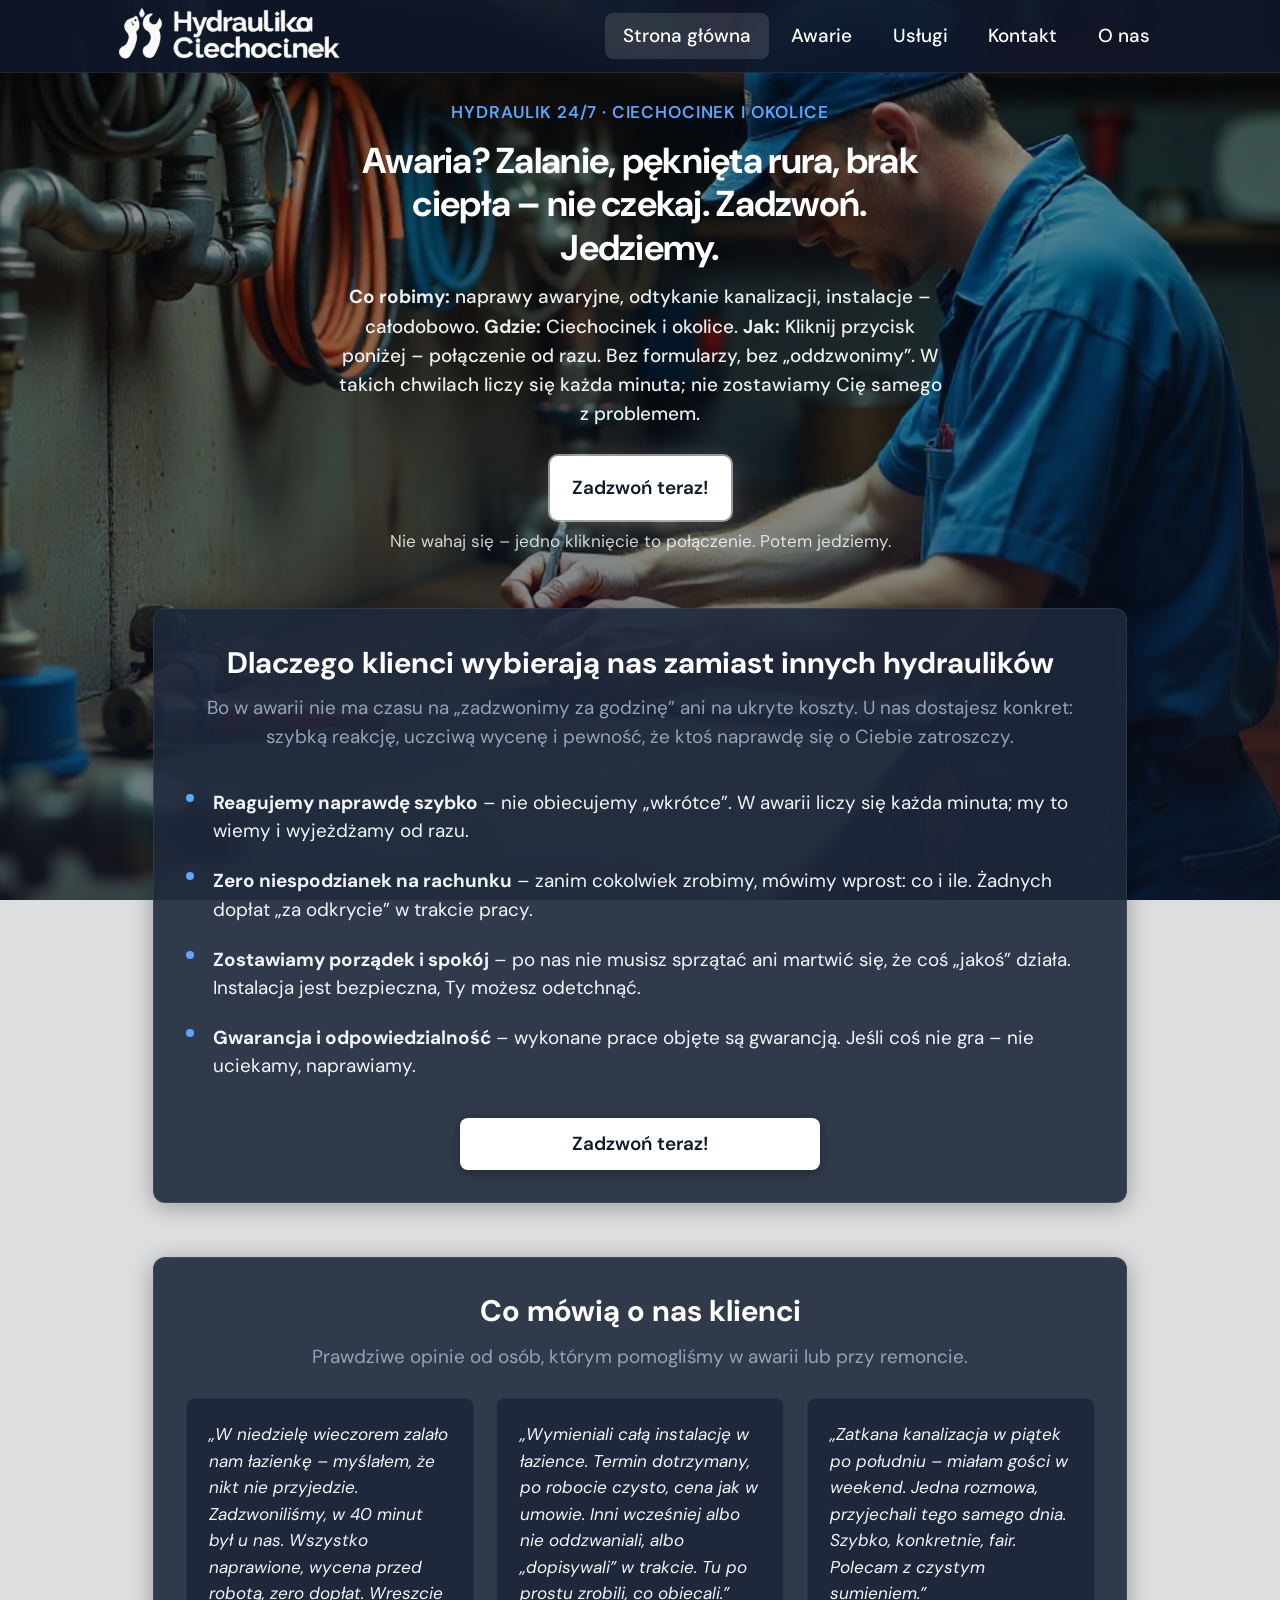
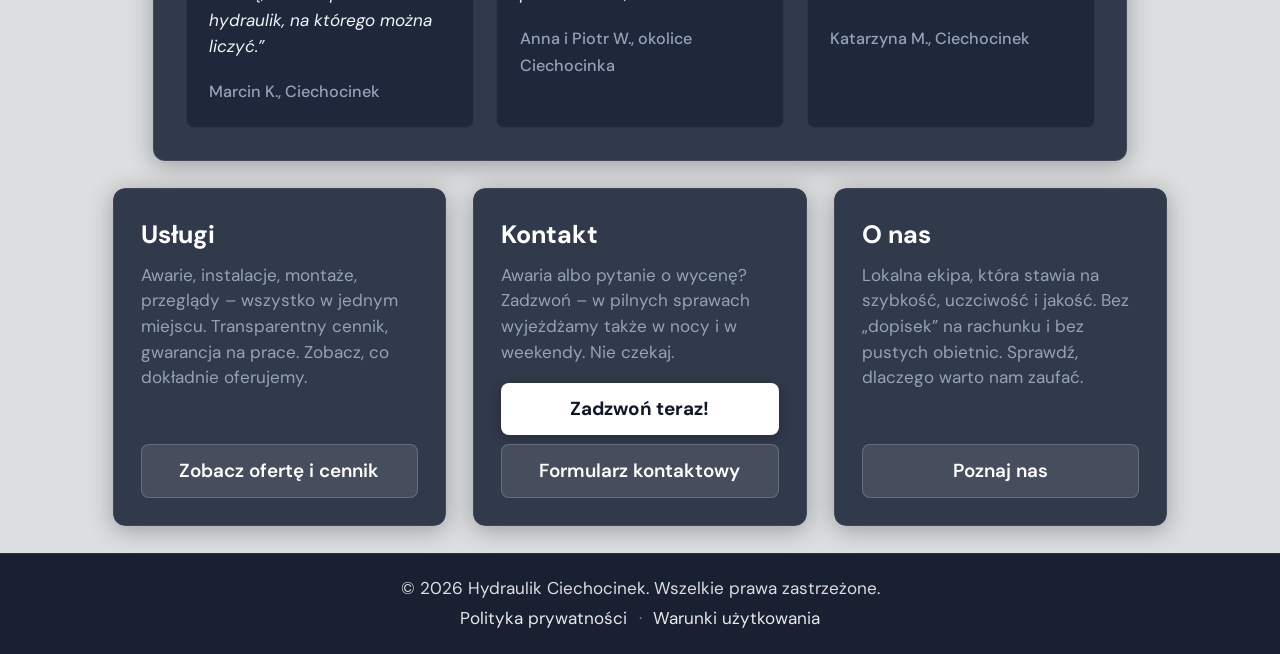
<file: index.html>
<!DOCTYPE html>
<html lang="pl">
<head>
    <meta charset="UTF-8">
    <meta name="viewport" content="width=device-width, initial-scale=1.0">
    <meta name="description" content="Hydraulik Ciechocinek – szybka reakcja na awarie 24/7. Twój dom bezpieczny. Zaleje, pęknięta rura, brak ciepła – reagujemy od razu. Zadzwoń.">
    <meta name="theme-color" content="#0a1628">
    <title>Hydraulik Ciechocinek – usługi hydrauliczne 24/7 | Naprawy i instalacje</title>

    <link rel="icon" href="assets/favicon.svg" type="image/svg+xml">
    <link rel="preconnect" href="https://fonts.googleapis.com">
    <link rel="preconnect" href="https://fonts.gstatic.com" crossorigin>
    <link href="https://fonts.googleapis.com/css2?family=DM+Sans:wght@400;500;600;700&display=swap" rel="stylesheet">

    <link rel="stylesheet" href="styles.css">
    <script src="script.js" defer></script>
</head>
<body>
    <header class="header" role="banner">
        <div class="nav nav--glass">
            <a href="index.html" class="logo" aria-label="Strona główna – Hydraulik Ciechocinek">
                <img src="assets/logo.png" alt="Hydraulik Ciechocinek" width="160" height="48" fetchpriority="high">
            </a>

            <button type="button" class="burger" aria-label="Otwórz menu" aria-expanded="false" aria-controls="menu-mobile">
                <span class="burger-bar"></span>
                <span class="burger-bar"></span>
                <span class="burger-bar"></span>
            </button>

            <nav class="menu-desktop" aria-label="Nawigacja główna">
                <a href="index.html" class="menu__link menu__link--active">Strona główna</a>
                <a href="emergencies.html" class="menu__link">Awarie</a>
                <a href="services.html" class="menu__link">Usługi</a>
                <a href="contact.html" class="menu__link">Kontakt</a>
                <a href="about.html" class="menu__link">O nas</a>
            </nav>
        </div>
    </header>

    <nav id="menu-mobile" class="menu-mobile" aria-label="Menu mobilne" aria-hidden="true">
        <a href="index.html" class="menu__link menu__link--active">Strona główna</a>
        <a href="emergencies.html" class="menu__link">Awarie</a>
        <a href="services.html" class="menu__link">Usługi</a>
        <a href="contact.html" class="menu__link">Kontakt</a>
        <a href="about.html" class="menu__link">O nas</a>
    </nav>

    <main id="main-content" class="main">
        <section id="home" class="hero-section" aria-labelledby="hero-heading">
            <div class="hero-section__inner">
                <p class="hero__badge">Hydraulik 24/7 · Ciechocinek i okolice</p>
                <h1 id="hero-heading" class="hero__title">Awaria? Zalanie, pęknięta rura, brak ciepła – nie czekaj. Zadzwoń. Jedziemy.</h1>
                <p class="hero__lead"><strong>Co robimy:</strong> naprawy awaryjne, odtykanie kanalizacji, instalacje – całodobowo. <strong>Gdzie:</strong> Ciechocinek i okolice. <strong>Jak:</strong> Kliknij przycisk poniżej – połączenie od razu. Bez formularzy, bez „oddzwonimy”. W takich chwilach liczy się każda minuta; nie zostawiamy Cię samego z problemem.</p>
                <div class="hero__cta">
                    <a href="tel:+48123456789" class="btn btn--cta-hero btn--phone btn--large">Zadzwoń teraz!</a>
                    <p class="hero__cta-note">Nie wahaj się – jedno kliknięcie to połączenie. Potem jedziemy.</p>
                </div>
            </div>
        </section>

        <section class="why-section" aria-labelledby="why-heading">
            <div class="why-section__inner">
                <h2 id="why-heading" class="why-section__title">Dlaczego klienci wybierają nas zamiast innych hydraulików</h2>
                <p class="why-section__lead">Bo w awarii nie ma czasu na „zadzwonimy za godzinę” ani na ukryte koszty. U nas dostajesz konkret: szybką reakcję, uczciwą wycenę i pewność, że ktoś naprawdę się o Ciebie zatroszczy.</p>
                <ul class="why-list">
                    <li><strong>Reagujemy naprawdę szybko</strong> – nie obiecujemy „wkrótce”. W awarii liczy się każda minuta; my to wiemy i wyjeżdżamy od razu.</li>
                    <li><strong>Zero niespodzianek na rachunku</strong> – zanim cokolwiek zrobimy, mówimy wprost: co i ile. Żadnych dopłat „za odkrycie” w trakcie pracy.</li>
                    <li><strong>Zostawiamy porządek i spokój</strong> – po nas nie musisz sprzątać ani martwić się, że coś „jakoś” działa. Instalacja jest bezpieczna, Ty możesz odetchnąć.</li>
                    <li><strong>Gwarancja i odpowiedzialność</strong> – wykonane prace objęte są gwarancją. Jeśli coś nie gra – nie uciekamy, naprawiamy.</li>
                </ul>
                <a href="tel:+48123456789" class="btn btn--cta">Zadzwoń teraz!</a>
            </div>
        </section>

        <section class="testimonials" aria-labelledby="testimonials-heading">
            <div class="testimonials__inner">
                <h2 id="testimonials-heading" class="testimonials__title">Co mówią o nas klienci</h2>
                <p class="testimonials__lead">Prawdziwe opinie od osób, którym pomogliśmy w awarii lub przy remoncie.</p>
                <ul class="testimonials__list">
                    <li class="testimonial">
                        <blockquote class="testimonial__quote">„W niedzielę wieczorem zalało nam łazienkę – myślałem, że nikt nie przyjedzie. Zadzwoniliśmy, w 40 minut był u nas. Wszystko naprawione, wycena przed robotą, zero dopłat. Wreszcie hydraulik, na którego można liczyć.”</blockquote>
                        <cite class="testimonial__author">Marcin K., Ciechocinek</cite>
                    </li>
                    <li class="testimonial">
                        <blockquote class="testimonial__quote">„Wymieniali całą instalację w łazience. Termin dotrzymany, po robocie czysto, cena jak w umowie. Inni wcześniej albo nie oddzwaniali, albo „dopisywali” w trakcie. Tu po prostu zrobili, co obiecali.”</blockquote>
                        <cite class="testimonial__author">Anna i Piotr W., okolice Ciechocinka</cite>
                    </li>
                    <li class="testimonial">
                        <blockquote class="testimonial__quote">„Zatkana kanalizacja w piątek po południu – miałam gości w weekend. Jedna rozmowa, przyjechali tego samego dnia. Szybko, konkretnie, fair. Polecam z czystym sumieniem.”</blockquote>
                        <cite class="testimonial__author">Katarzyna M., Ciechocinek</cite>
                    </li>
                </ul>
            </div>
        </section>

        <div class="cards-wrap">
            <section id="services-preview" class="card" aria-labelledby="preview-heading">
                <div class="card__inner">
                    <h2 id="preview-heading" class="card__title">Usługi</h2>
                    <p class="card__text">Awarie, instalacje, montaże, przeglądy – wszystko w jednym miejscu. Transparentny cennik, gwarancja na prace. Zobacz, co dokładnie oferujemy.</p>
                    <a href="services.html" class="btn btn--secondary card__btn">Zobacz ofertę i cennik</a>
                </div>
            </section>
            <section id="contact-preview" class="card" aria-labelledby="contact-preview-heading">
                <div class="card__inner">
                    <h2 id="contact-preview-heading" class="card__title">Kontakt</h2>
                    <p class="card__text">Awaria albo pytanie o wycenę? Zadzwoń – w pilnych sprawach wyjeżdżamy także w nocy i w weekendy. Nie czekaj.</p>
                    <a href="tel:+48123456789" class="btn btn--cta card__btn">Zadzwoń teraz!</a>
                    <a href="contact.html" class="btn btn--secondary card__btn">Formularz kontaktowy</a>
                </div>
            </section>
            <section id="about-preview" class="card" aria-labelledby="about-preview-heading">
                <div class="card__inner">
                    <h2 id="about-preview-heading" class="card__title">O nas</h2>
                    <p class="card__text">Lokalna ekipa, która stawia na szybkość, uczciwość i jakość. Bez „dopisek” na rachunku i bez pustych obietnic. Sprawdź, dlaczego warto nam zaufać.</p>
                    <a href="about.html" class="btn btn--secondary card__btn">Poznaj nas</a>
                </div>
            </section>
        </div>
    </main>

    <footer class="footer" role="contentinfo">
        <div class="footer__inner">
            <p class="footer__copy">&copy; <span id="year">2025</span> Hydraulik Ciechocinek. Wszelkie prawa zastrzeżone.</p>
            <p class="footer__links">
                <a href="privacy.html">Polityka prywatności</a>
                <span aria-hidden="true"> · </span>
                <a href="terms.html">Warunki użytkowania</a>
            </p>
        </div>
    </footer>
</body>
</html>
</file>
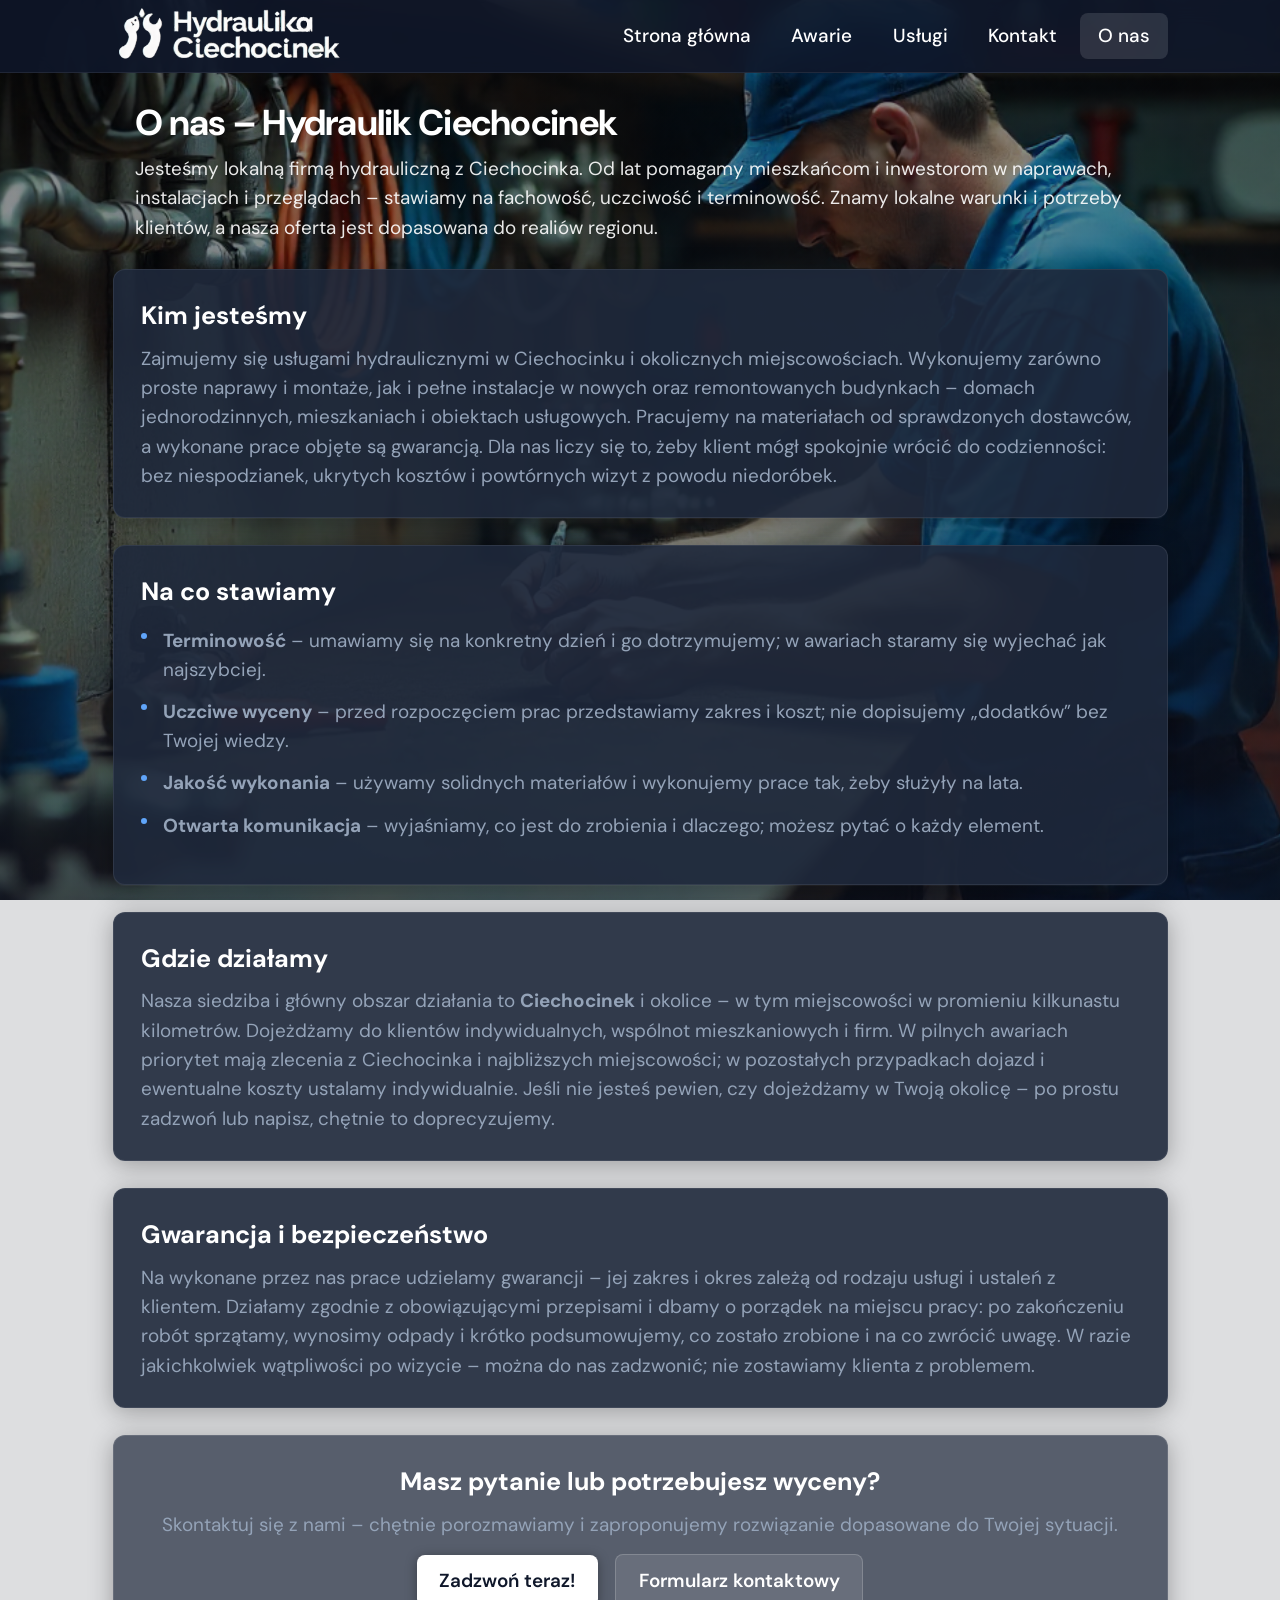
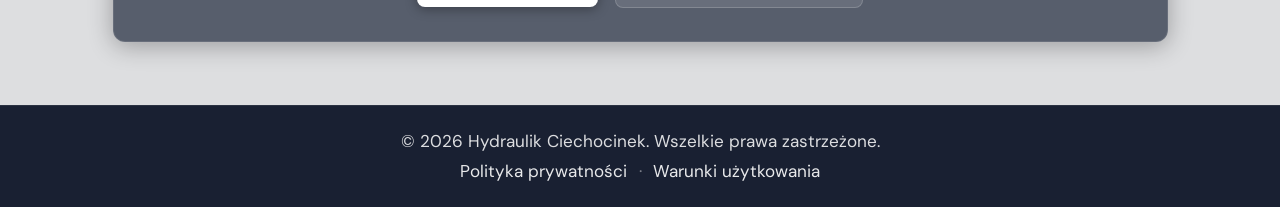
<file: about.html>
<!DOCTYPE html>
<html lang="pl">
<head>
    <meta charset="UTF-8">
    <meta name="viewport" content="width=device-width, initial-scale=1.0">
    <meta name="description" content="O nas – Hydraulik Ciechocinek. Doświadczenie, uczciwe wyceny i szybkie interwencje. Poznaj naszą ekipę i sposób pracy.">
    <meta name="theme-color" content="#0a1628">
    <title>O nas – Hydraulik Ciechocinek | Doświadczenie i zaufanie</title>

    <link rel="icon" href="assets/favicon.svg" type="image/svg+xml">
    <link rel="preconnect" href="https://fonts.googleapis.com">
    <link rel="preconnect" href="https://fonts.gstatic.com" crossorigin>
    <link href="https://fonts.googleapis.com/css2?family=DM+Sans:wght@400;500;600;700&display=swap" rel="stylesheet">

    <link rel="stylesheet" href="styles.css">
    <script src="script.js" defer></script>
</head>
<body>
    <header class="header" role="banner">
        <div class="nav nav--glass">
            <a href="index.html" class="logo" aria-label="Strona główna – Hydraulik Ciechocinek">
                <img src="assets/logo.png" alt="Hydraulik Ciechocinek" width="160" height="48">
            </a>

            <button type="button" class="burger" aria-label="Otwórz menu" aria-expanded="false" aria-controls="menu-mobile">
                <span class="burger-bar"></span>
                <span class="burger-bar"></span>
                <span class="burger-bar"></span>
            </button>

            <nav class="menu-desktop" aria-label="Nawigacja główna">
                <a href="index.html" class="menu__link">Strona główna</a>
                <a href="emergencies.html" class="menu__link">Awarie</a>
                <a href="services.html" class="menu__link">Usługi</a>
                <a href="contact.html" class="menu__link">Kontakt</a>
                <a href="about.html" class="menu__link menu__link--active">O nas</a>
            </nav>
        </div>
    </header>

    <nav id="menu-mobile" class="menu-mobile" aria-label="Menu mobilne" aria-hidden="true">
        <a href="index.html" class="menu__link">Strona główna</a>
        <a href="emergencies.html" class="menu__link">Awarie</a>
        <a href="services.html" class="menu__link">Usługi</a>
        <a href="contact.html" class="menu__link">Kontakt</a>
        <a href="about.html" class="menu__link menu__link--active">O nas</a>
    </nav>

    <main id="main-content" class="page">
        <div class="page__content">
            <header class="page__header">
                <h1 class="page__title">O nas – Hydraulik Ciechocinek</h1>
                <p class="page__lead">Jesteśmy lokalną firmą hydrauliczną z Ciechocinka. Od lat pomagamy mieszkańcom i inwestorom w naprawach, instalacjach i przeglądach – stawiamy na fachowość, uczciwość i terminowość. Znamy lokalne warunki i potrzeby klientów, a nasza oferta jest dopasowana do realiów regionu.</p>
            </header>

            <section class="content-block" aria-labelledby="kim-heading">
                <h2 id="kim-heading">Kim jesteśmy</h2>
                <p>Zajmujemy się usługami hydraulicznymi w Ciechocinku i okolicznych miejscowościach. Wykonujemy zarówno proste naprawy i montaże, jak i pełne instalacje w nowych oraz remontowanych budynkach – domach jednorodzinnych, mieszkaniach i obiektach usługowych. Pracujemy na materiałach od sprawdzonych dostawców, a wykonane prace objęte są gwarancją. Dla nas liczy się to, żeby klient mógł spokojnie wrócić do codzienności: bez niespodzianek, ukrytych kosztów i powtórnych wizyt z powodu niedoróbek.</p>
            </section>

            <section class="content-block" aria-labelledby="wartosci-heading">
                <h2 id="wartosci-heading">Na co stawiamy</h2>
                <ul class="values-list">
                    <li><strong>Terminowość</strong> – umawiamy się na konkretny dzień i go dotrzymujemy; w awariach staramy się wyjechać jak najszybciej.</li>
                    <li><strong>Uczciwe wyceny</strong> – przed rozpoczęciem prac przedstawiamy zakres i koszt; nie dopisujemy „dodatków” bez Twojej wiedzy.</li>
                    <li><strong>Jakość wykonania</strong> – używamy solidnych materiałów i wykonujemy prace tak, żeby służyły na lata.</li>
                    <li><strong>Otwarta komunikacja</strong> – wyjaśniamy, co jest do zrobienia i dlaczego; możesz pytać o każdy element.</li>
                </ul>
            </section>

            <section class="content-block" aria-labelledby="rejon-heading">
                <h2 id="rejon-heading">Gdzie działamy</h2>
                <p>Nasza siedziba i główny obszar działania to <strong>Ciechocinek</strong> i okolice – w tym miejscowości w promieniu kilkunastu kilometrów. Dojeżdżamy do klientów indywidualnych, wspólnot mieszkaniowych i firm. W pilnych awariach priorytet mają zlecenia z Ciechocinka i najbliższych miejscowości; w pozostałych przypadkach dojazd i ewentualne koszty ustalamy indywidualnie. Jeśli nie jesteś pewien, czy dojeżdżamy w Twoją okolicę – po prostu zadzwoń lub napisz, chętnie to doprecyzujemy.</p>
            </section>

            <section class="content-block" aria-labelledby="gwarancja-heading">
                <h2 id="gwarancja-heading">Gwarancja i bezpieczeństwo</h2>
                <p>Na wykonane przez nas prace udzielamy gwarancji – jej zakres i okres zależą od rodzaju usługi i ustaleń z klientem. Działamy zgodnie z obowiązującymi przepisami i dbamy o porządek na miejscu pracy: po zakończeniu robót sprzątamy, wynosimy odpady i krótko podsumowujemy, co zostało zrobione i na co zwrócić uwagę. W razie jakichkolwiek wątpliwości po wizycie – można do nas zadzwonić; nie zostawiamy klienta z problemem.</p>
            </section>

            <section class="content-block content-block--cta">
                <h2>Masz pytanie lub potrzebujesz wyceny?</h2>
                <p>Skontaktuj się z nami – chętnie porozmawiamy i zaproponujemy rozwiązanie dopasowane do Twojej sytuacji.</p>
                <a href="tel:+48123456789" class="btn btn--cta btn--phone">Zadzwoń teraz!</a>
                <a href="contact.html" class="btn btn--secondary">Formularz kontaktowy</a>
            </section>
        </div>
    </main>

    <footer class="footer" role="contentinfo">
        <div class="footer__inner">
            <p class="footer__copy">&copy; <span id="year">2025</span> Hydraulik Ciechocinek. Wszelkie prawa zastrzeżone.</p>
            <p class="footer__links">
                <a href="privacy.html">Polityka prywatności</a>
                <span aria-hidden="true"> · </span>
                <a href="terms.html">Warunki użytkowania</a>
            </p>
        </div>
    </footer>
</body>
</html>
</file>
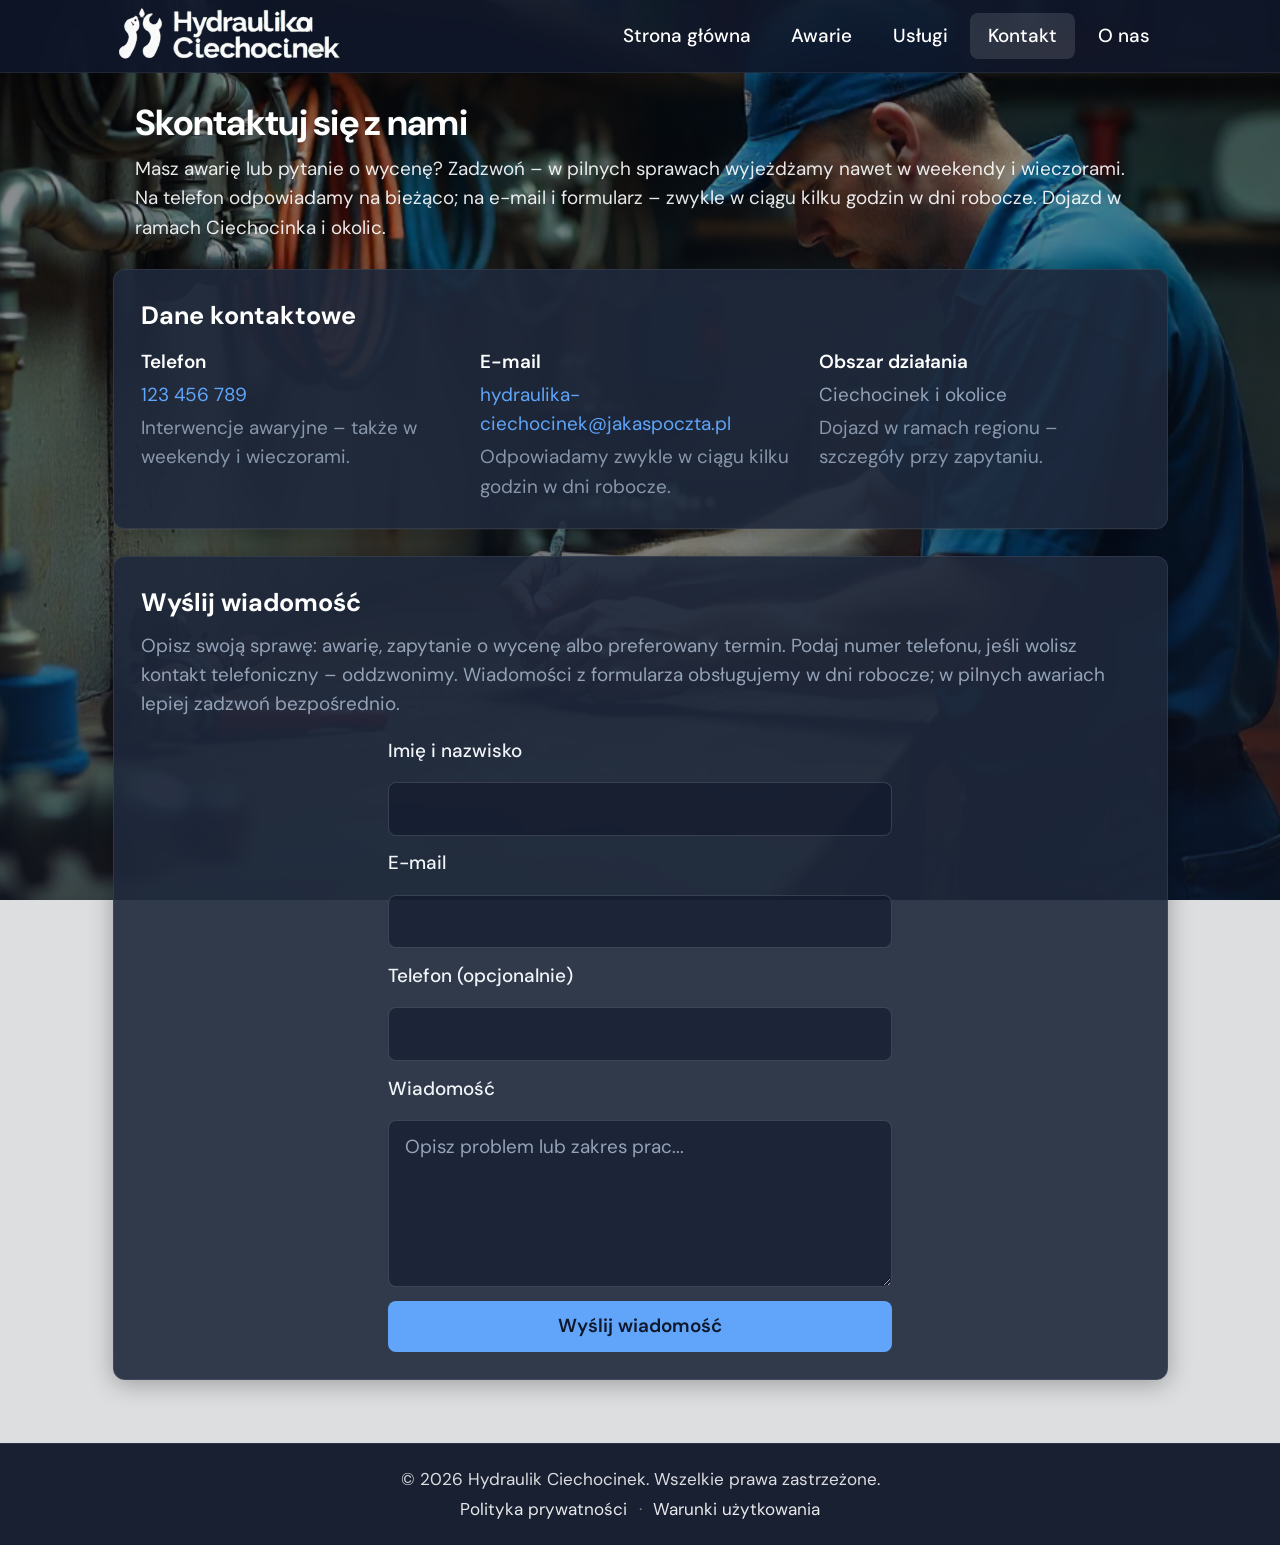
<file: contact.html>
<!DOCTYPE html>
<html lang="pl">
<head>
    <meta charset="UTF-8">
    <meta name="viewport" content="width=device-width, initial-scale=1.0">
    <meta name="description" content="Kontakt – Hydraulik Ciechocinek. Telefon, e-mail i formularz. Wyjazdy awaryjne w Ciechocinku i okolicy.">
    <meta name="theme-color" content="#0a1628">
    <title>Kontakt – Hydraulik Ciechocinek | Telefon, e-mail, formularz</title>

    <link rel="icon" href="assets/favicon.svg" type="image/svg+xml">
    <link rel="preconnect" href="https://fonts.googleapis.com">
    <link rel="preconnect" href="https://fonts.gstatic.com" crossorigin>
    <link href="https://fonts.googleapis.com/css2?family=DM+Sans:wght@400;500;600;700&display=swap" rel="stylesheet">

    <link rel="stylesheet" href="styles.css">
    <script src="script.js" defer></script>
</head>
<body>
    <header class="header" role="banner">
        <div class="nav nav--glass">
            <a href="index.html" class="logo" aria-label="Strona główna – Hydraulik Ciechocinek">
                <img src="assets/logo.png" alt="Hydraulik Ciechocinek" width="160" height="48">
            </a>

            <button type="button" class="burger" aria-label="Otwórz menu" aria-expanded="false" aria-controls="menu-mobile">
                <span class="burger-bar"></span>
                <span class="burger-bar"></span>
                <span class="burger-bar"></span>
            </button>

            <nav class="menu-desktop" aria-label="Nawigacja główna">
                <a href="index.html" class="menu__link">Strona główna</a>
                <a href="emergencies.html" class="menu__link">Awarie</a>
                <a href="services.html" class="menu__link">Usługi</a>
                <a href="contact.html" class="menu__link menu__link--active">Kontakt</a>
                <a href="about.html" class="menu__link">O nas</a>
            </nav>
        </div>
    </header>

    <nav id="menu-mobile" class="menu-mobile" aria-label="Menu mobilne" aria-hidden="true">
        <a href="index.html" class="menu__link">Strona główna</a>
        <a href="emergencies.html" class="menu__link">Awarie</a>
        <a href="services.html" class="menu__link">Usługi</a>
        <a href="contact.html" class="menu__link menu__link--active">Kontakt</a>
        <a href="about.html" class="menu__link">O nas</a>
    </nav>

    <main id="main-content" class="page">
        <div class="page__content">
            <header class="page__header">
                <h1 class="page__title">Skontaktuj się z nami</h1>
                <p class="page__lead">Masz awarię lub pytanie o wycenę? Zadzwoń – w pilnych sprawach wyjeżdżamy nawet w weekendy i wieczorami. Na telefon odpowiadamy na bieżąco; na e-mail i formularz – zwykle w ciągu kilku godzin w dni robocze. Dojazd w ramach Ciechocinka i okolic.</p>
            </header>

            <section class="content-block contact-info" aria-labelledby="dane-heading">
                <h2 id="dane-heading">Dane kontaktowe</h2>
                <div class="contact-info__grid">
                    <div class="contact-info__item">
                        <h3>Telefon</h3>
                        <p><a href="tel:+48123456789">123 456 789</a></p>
                        <p class="contact-info__note">Interwencje awaryjne – także w weekendy i wieczorami.</p>
                    </div>
                    <div class="contact-info__item">
                        <h3>E-mail</h3>
                        <p><a href="mailto:hydraulika-ciechocinek@jakaspoczta.pl">hydraulika-ciechocinek@jakaspoczta.pl</a></p>
                        <p class="contact-info__note">Odpowiadamy zwykle w ciągu kilku godzin w dni robocze.</p>
                    </div>
                    <div class="contact-info__item">
                        <h3>Obszar działania</h3>
                        <p>Ciechocinek i okolice</p>
                        <p class="contact-info__note">Dojazd w ramach regionu – szczegóły przy zapytaniu.</p>
                    </div>
                </div>
            </section>

            <section class="content-block" aria-labelledby="form-heading">
                <h2 id="form-heading">Wyślij wiadomość</h2>
                <p>Opisz swoją sprawę: awarię, zapytanie o wycenę albo preferowany termin. Podaj numer telefonu, jeśli wolisz kontakt telefoniczny – oddzwonimy. Wiadomości z formularza obsługujemy w dni robocze; w pilnych awariach lepiej zadzwoń bezpośrednio.</p>
                <form action="https://formspree.io/f/mzdzbpgp" method="POST" class="form form--page">
                    <label for="name">Imię i nazwisko</label>
                    <input type="text" id="name" name="name" required autocomplete="name">

                    <label for="email">E-mail</label>
                    <input type="email" id="email" name="email" required autocomplete="email">

                    <label for="phone">Telefon (opcjonalnie)</label>
                    <input type="tel" id="phone" name="phone" autocomplete="tel">

                    <label for="message">Wiadomość</label>
                    <textarea id="message" name="message" required rows="5" minlength="10" placeholder="Opisz problem lub zakres prac..."></textarea>

                    <button type="submit" class="btn btn--primary">Wyślij wiadomość</button>
                </form>
            </section>
        </div>
    </main>

    <footer class="footer" role="contentinfo">
        <div class="footer__inner">
            <p class="footer__copy">&copy; <span id="year">2025</span> Hydraulik Ciechocinek. Wszelkie prawa zastrzeżone.</p>
            <p class="footer__links">
                <a href="privacy.html">Polityka prywatności</a>
                <span aria-hidden="true"> · </span>
                <a href="terms.html">Warunki użytkowania</a>
            </p>
        </div>
    </footer>
</body>
</html>
</file>
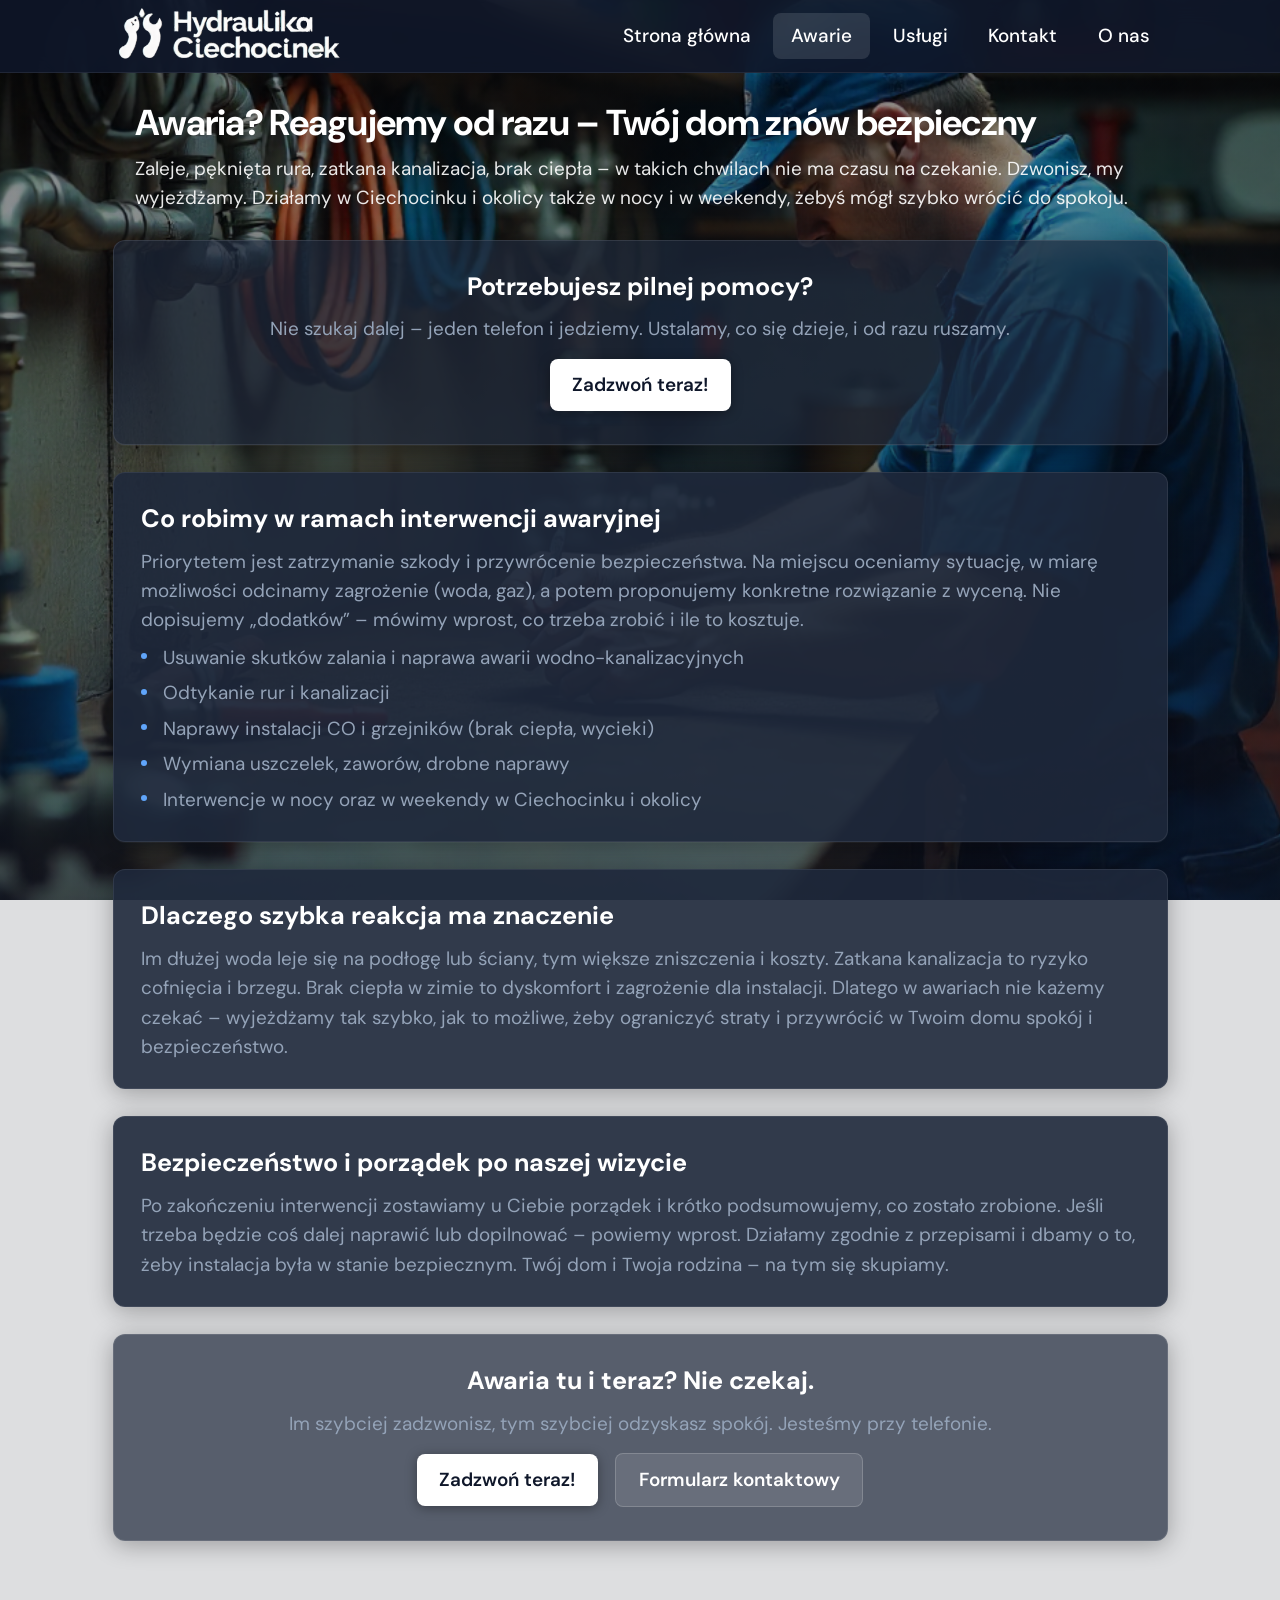
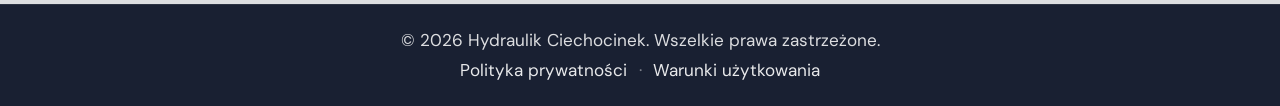
<file: emergencies.html>
<!DOCTYPE html>
<html lang="pl">
<head>
    <meta charset="UTF-8">
    <meta name="viewport" content="width=device-width, initial-scale=1.0">
    <meta name="description" content="Awaria hydrauliczna Ciechocinek – szybka interwencja 24/7. Zaleje, pęknięta rura, brak ciepła. Reagujemy od razu – Twój dom znów bezpieczny.">
    <meta name="theme-color" content="#0a1628">
    <title>Awarie 24/7 – Hydraulik Ciechocinek | Szybka reakcja, bezpieczeństwo domu</title>

    <link rel="icon" href="assets/favicon.svg" type="image/svg+xml">
    <link rel="preconnect" href="https://fonts.googleapis.com">
    <link rel="preconnect" href="https://fonts.gstatic.com" crossorigin>
    <link href="https://fonts.googleapis.com/css2?family=DM+Sans:wght@400;500;600;700&display=swap" rel="stylesheet">

    <link rel="stylesheet" href="styles.css">
    <script src="script.js" defer></script>
</head>
<body>
    <header class="header" role="banner">
        <div class="nav nav--glass">
            <a href="index.html" class="logo" aria-label="Strona główna – Hydraulik Ciechocinek">
                <img src="assets/logo.png" alt="Hydraulik Ciechocinek" width="160" height="48">
            </a>

            <button type="button" class="burger" aria-label="Otwórz menu" aria-expanded="false" aria-controls="menu-mobile">
                <span class="burger-bar"></span>
                <span class="burger-bar"></span>
                <span class="burger-bar"></span>
            </button>

            <nav class="menu-desktop" aria-label="Nawigacja główna">
                <a href="index.html" class="menu__link">Strona główna</a>
                <a href="emergencies.html" class="menu__link menu__link--active">Awarie</a>
                <a href="services.html" class="menu__link">Usługi</a>
                <a href="contact.html" class="menu__link">Kontakt</a>
                <a href="about.html" class="menu__link">O nas</a>
            </nav>
        </div>
    </header>

    <nav id="menu-mobile" class="menu-mobile" aria-label="Menu mobilne" aria-hidden="true">
        <a href="index.html" class="menu__link">Strona główna</a>
        <a href="emergencies.html" class="menu__link menu__link--active">Awarie</a>
        <a href="services.html" class="menu__link">Usługi</a>
        <a href="contact.html" class="menu__link">Kontakt</a>
        <a href="about.html" class="menu__link">O nas</a>
    </nav>

    <main id="main-content" class="page">
        <div class="page__content">
            <header class="page__header">
                <h1 class="page__title">Awaria? Reagujemy od razu – Twój dom znów bezpieczny</h1>
                <p class="page__lead">Zaleje, pęknięta rura, zatkana kanalizacja, brak ciepła – w takich chwilach nie ma czasu na czekanie. Dzwonisz, my wyjeżdżamy. Działamy w Ciechocinku i okolicy także w nocy i w weekendy, żebyś mógł szybko wrócić do spokoju.</p>
            </header>

            <section class="content-block content-block--cta">
                <h2>Potrzebujesz pilnej pomocy?</h2>
                <p>Nie szukaj dalej – jeden telefon i jedziemy. Ustalamy, co się dzieje, i od razu ruszamy.</p>
                <a href="tel:+48123456789" class="btn btn--cta btn--phone">Zadzwoń teraz!</a>
            </section>

            <section class="content-block" aria-labelledby="co-robimy-heading">
                <h2 id="co-robimy-heading">Co robimy w ramach interwencji awaryjnej</h2>
                <p>Priorytetem jest zatrzymanie szkody i przywrócenie bezpieczeństwa. Na miejscu oceniamy sytuację, w miarę możliwości odcinamy zagrożenie (woda, gaz), a potem proponujemy konkretne rozwiązanie z wyceną. Nie dopisujemy „dodatków” – mówimy wprost, co trzeba zrobić i ile to kosztuje.</p>
                <ul class="services-list">
                    <li>Usuwanie skutków zalania i naprawa awarii wodno-kanalizacyjnych</li>
                    <li>Odtykanie rur i kanalizacji</li>
                    <li>Naprawy instalacji CO i grzejników (brak ciepła, wycieki)</li>
                    <li>Wymiana uszczelek, zaworów, drobne naprawy</li>
                    <li>Interwencje w nocy oraz w weekendy w Ciechocinku i okolicy</li>
                </ul>
            </section>

            <section class="content-block" aria-labelledby="dlaczego-szybko-heading">
                <h2 id="dlaczego-szybko-heading">Dlaczego szybka reakcja ma znaczenie</h2>
                <p>Im dłużej woda leje się na podłogę lub ściany, tym większe zniszczenia i koszty. Zatkana kanalizacja to ryzyko cofnięcia i brzegu. Brak ciepła w zimie to dyskomfort i zagrożenie dla instalacji. Dlatego w awariach nie każemy czekać – wyjeżdżamy tak szybko, jak to możliwe, żeby ograniczyć straty i przywrócić w Twoim domu spokój i bezpieczeństwo.</p>
            </section>

            <section class="content-block" aria-labelledby="bezpieczenstwo-heading">
                <h2 id="bezpieczenstwo-heading">Bezpieczeństwo i porządek po naszej wizycie</h2>
                <p>Po zakończeniu interwencji zostawiamy u Ciebie porządek i krótko podsumowujemy, co zostało zrobione. Jeśli trzeba będzie coś dalej naprawić lub dopilnować – powiemy wprost. Działamy zgodnie z przepisami i dbamy o to, żeby instalacja była w stanie bezpiecznym. Twój dom i Twoja rodzina – na tym się skupiamy.</p>
            </section>

            <section class="content-block content-block--cta">
                <h2>Awaria tu i teraz? Nie czekaj.</h2>
                <p>Im szybciej zadzwonisz, tym szybciej odzyskasz spokój. Jesteśmy przy telefonie.</p>
                <a href="tel:+48123456789" class="btn btn--cta btn--phone">Zadzwoń teraz!</a>
                <a href="contact.html" class="btn btn--secondary">Formularz kontaktowy</a>
            </section>
        </div>
    </main>

    <footer class="footer" role="contentinfo">
        <div class="footer__inner">
            <p class="footer__copy">&copy; <span id="year">2025</span> Hydraulik Ciechocinek. Wszelkie prawa zastrzeżone.</p>
            <p class="footer__links">
                <a href="privacy.html">Polityka prywatności</a>
                <span aria-hidden="true"> · </span>
                <a href="terms.html">Warunki użytkowania</a>
            </p>
        </div>
    </footer>
</body>
</html>
</file>
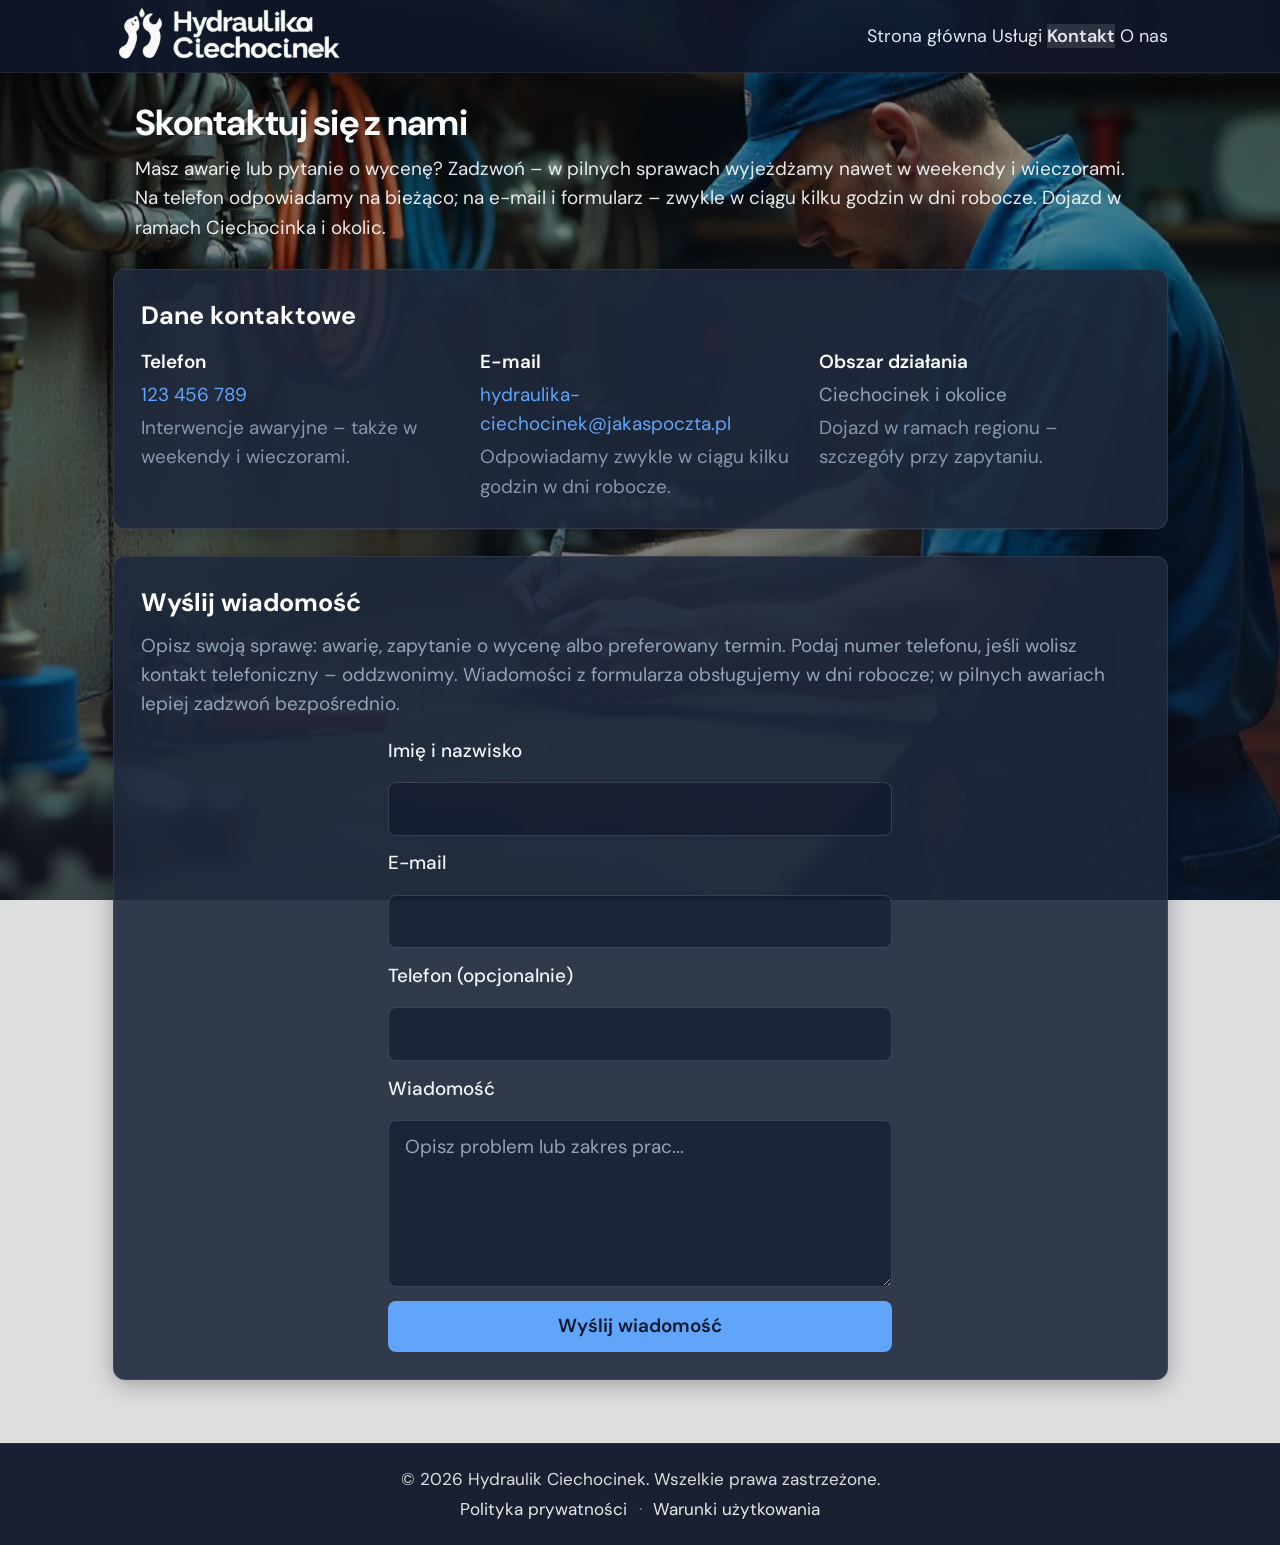
<file: kontakt.html>
<!DOCTYPE html>
<html lang="pl">
<head>
    <meta charset="UTF-8">
    <meta name="viewport" content="width=device-width, initial-scale=1.0">
    <meta name="description" content="Kontakt – Hydraulik Ciechocinek. Telefon, e-mail i formularz. Wyjazdy awaryjne w Ciechocinku i okolicy.">
    <meta name="theme-color" content="#0a1628">
    <title>Kontakt – Hydraulik Ciechocinek | Telefon, e-mail, formularz</title>

    <link rel="icon" href="assets/favicon.svg" type="image/svg+xml">
    <link rel="preconnect" href="https://fonts.googleapis.com">
    <link rel="preconnect" href="https://fonts.gstatic.com" crossorigin>
    <link href="https://fonts.googleapis.com/css2?family=DM+Sans:ital,opsz,wght@0,9..40,400;0,9..40,500;0,9..40,600;0,9..40,700&family=Inter:wght@400;500;600;700&display=swap" rel="stylesheet">

    <link rel="stylesheet" href="styles.css">
    <script src="script.js" defer></script>
</head>
<body>
    <header class="header" role="banner">
        <div class="nav nav--glass">
            <a href="index.html" class="logo" aria-label="Strona główna – Hydraulik Ciechocinek">
                <img src="assets/logo.png" alt="" width="160" height="48">
            </a>

            <button type="button" class="burger" aria-label="Otwórz menu" aria-expanded="false">
                <span class="burger-bar"></span>
                <span class="burger-bar"></span>
                <span class="burger-bar"></span>
            </button>

            <nav class="menu" aria-label="Nawigacja główna">
                <a href="index.html" class="menu__link">Strona główna</a>
                <a href="uslugi.html" class="menu__link">Usługi</a>
                <a href="kontakt.html" class="menu__link menu__link--active">Kontakt</a>
                <a href="onas.html" class="menu__link">O nas</a>
            </nav>
        </div>
    </header>

    <main id="main-content" class="page">
        <div class="page__content">
            <header class="page__header">
                <h1 class="page__title">Skontaktuj się z nami</h1>
                <p class="page__lead">Masz awarię lub pytanie o wycenę? Zadzwoń – w pilnych sprawach wyjeżdżamy nawet w weekendy i wieczorami. Na telefon odpowiadamy na bieżąco; na e-mail i formularz – zwykle w ciągu kilku godzin w dni robocze. Dojazd w ramach Ciechocinka i okolic.</p>
            </header>

            <section class="content-block contact-info" aria-labelledby="dane-heading">
                <h2 id="dane-heading">Dane kontaktowe</h2>
                <div class="contact-info__grid">
                    <div class="contact-info__item">
                        <h3>Telefon</h3>
                        <p><a href="tel:+48123456789">123 456 789</a></p>
                        <p class="contact-info__note">Interwencje awaryjne – także w weekendy i wieczorami.</p>
                    </div>
                    <div class="contact-info__item">
                        <h3>E-mail</h3>
                        <p><a href="mailto:hydraulika-ciechocinek@jakaspoczta.pl">hydraulika-ciechocinek@jakaspoczta.pl</a></p>
                        <p class="contact-info__note">Odpowiadamy zwykle w ciągu kilku godzin w dni robocze.</p>
                    </div>
                    <div class="contact-info__item">
                        <h3>Obszar działania</h3>
                        <p>Ciechocinek i okolice</p>
                        <p class="contact-info__note">Dojazd w ramach regionu – szczegóły przy zapytaniu.</p>
                    </div>
                </div>
            </section>

            <section class="content-block" aria-labelledby="form-heading">
                <h2 id="form-heading">Wyślij wiadomość</h2>
                <p>Opisz swoją sprawę: awarię, zapytanie o wycenę albo preferowany termin. Podaj numer telefonu, jeśli wolisz kontakt telefoniczny – oddzwonimy. Wiadomości z formularza obsługujemy w dni robocze; w pilnych awariach lepiej zadzwoń bezpośrednio.</p>
                <form action="https://formspree.io/f/mzdzbpgp" method="POST" class="form form--page">
                    <label for="name">Imię i nazwisko</label>
                    <input type="text" id="name" name="name" required autocomplete="name">

                    <label for="email">E-mail</label>
                    <input type="email" id="email" name="email" required autocomplete="email">

                    <label for="phone">Telefon (opcjonalnie)</label>
                    <input type="tel" id="phone" name="phone" autocomplete="tel">

                    <label for="message">Wiadomość</label>
                    <textarea id="message" name="message" required rows="5" minlength="10" placeholder="Opisz problem lub zakres prac..."></textarea>

                    <button type="submit" class="btn btn--primary">Wyślij wiadomość</button>
                </form>
            </section>
        </div>
    </main>

    <footer class="footer" role="contentinfo">
        <div class="footer__inner">
            <p class="footer__copy">&copy; <span id="year">2025</span> Hydraulik Ciechocinek. Wszelkie prawa zastrzeżone.</p>
            <p class="footer__links">
                <a href="privacy.html">Polityka prywatności</a>
                <span aria-hidden="true"> · </span>
                <a href="terms.html">Warunki użytkowania</a>
            </p>
        </div>
    </footer>
</body>
</html>
</file>
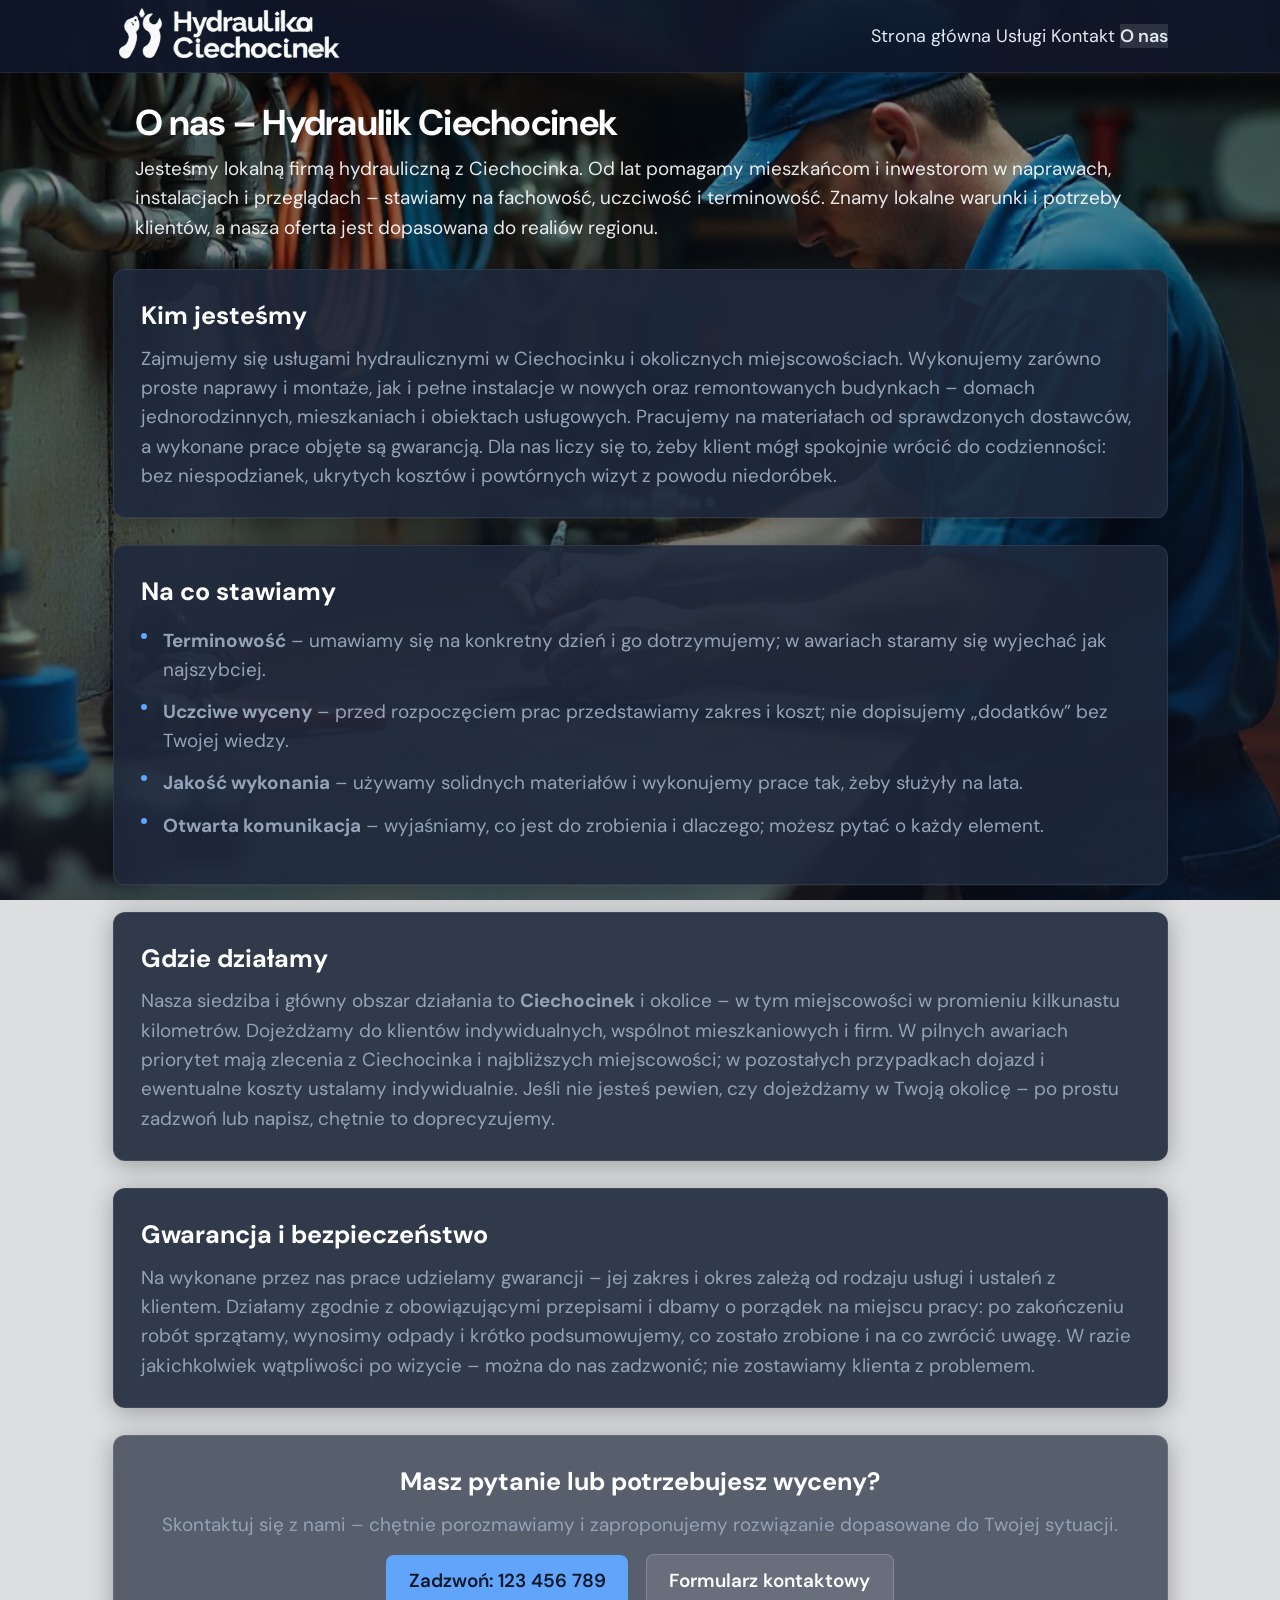
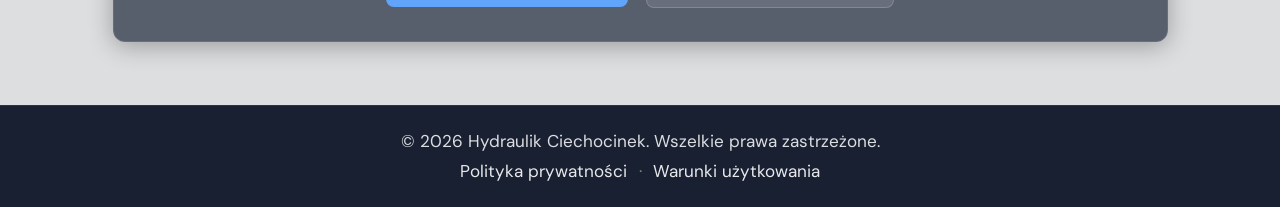
<file: onas.html>
<!DOCTYPE html>
<html lang="pl">
<head>
    <meta charset="UTF-8">
    <meta name="viewport" content="width=device-width, initial-scale=1.0">
    <meta name="description" content="O nas – Hydraulik Ciechocinek. Doświadczenie, uczciwe wyceny i szybkie interwencje. Poznaj naszą ekipę i sposób pracy.">
    <meta name="theme-color" content="#0a1628">
    <title>O nas – Hydraulik Ciechocinek | Doświadczenie i zaufanie</title>

    <link rel="icon" href="assets/favicon.svg" type="image/svg+xml">
    <link rel="preconnect" href="https://fonts.googleapis.com">
    <link rel="preconnect" href="https://fonts.gstatic.com" crossorigin>
    <link href="https://fonts.googleapis.com/css2?family=DM+Sans:ital,opsz,wght@0,9..40,400;0,9..40,500;0,9..40,600;0,9..40,700&family=Inter:wght@400;500;600;700&display=swap" rel="stylesheet">

    <link rel="stylesheet" href="styles.css">
    <script src="script.js" defer></script>
</head>
<body>
    <header class="header" role="banner">
        <div class="nav nav--glass">
            <a href="index.html" class="logo" aria-label="Strona główna – Hydraulik Ciechocinek">
                <img src="assets/logo.png" alt="" width="160" height="48">
            </a>

            <button type="button" class="burger" aria-label="Otwórz menu" aria-expanded="false">
                <span class="burger-bar"></span>
                <span class="burger-bar"></span>
                <span class="burger-bar"></span>
            </button>

            <nav class="menu" aria-label="Nawigacja główna">
                <a href="index.html" class="menu__link">Strona główna</a>
                <a href="uslugi.html" class="menu__link">Usługi</a>
                <a href="kontakt.html" class="menu__link">Kontakt</a>
                <a href="onas.html" class="menu__link menu__link--active">O nas</a>
            </nav>
        </div>
    </header>

    <main id="main-content" class="page">
        <div class="page__content">
            <header class="page__header">
                <h1 class="page__title">O nas – Hydraulik Ciechocinek</h1>
                <p class="page__lead">Jesteśmy lokalną firmą hydrauliczną z Ciechocinka. Od lat pomagamy mieszkańcom i inwestorom w naprawach, instalacjach i przeglądach – stawiamy na fachowość, uczciwość i terminowość. Znamy lokalne warunki i potrzeby klientów, a nasza oferta jest dopasowana do realiów regionu.</p>
            </header>

            <section class="content-block" aria-labelledby="kim-heading">
                <h2 id="kim-heading">Kim jesteśmy</h2>
                <p>Zajmujemy się usługami hydraulicznymi w Ciechocinku i okolicznych miejscowościach. Wykonujemy zarówno proste naprawy i montaże, jak i pełne instalacje w nowych oraz remontowanych budynkach – domach jednorodzinnych, mieszkaniach i obiektach usługowych. Pracujemy na materiałach od sprawdzonych dostawców, a wykonane prace objęte są gwarancją. Dla nas liczy się to, żeby klient mógł spokojnie wrócić do codzienności: bez niespodzianek, ukrytych kosztów i powtórnych wizyt z powodu niedoróbek.</p>
            </section>

            <section class="content-block" aria-labelledby="wartosci-heading">
                <h2 id="wartosci-heading">Na co stawiamy</h2>
                <ul class="values-list">
                    <li><strong>Terminowość</strong> – umawiamy się na konkretny dzień i go dotrzymujemy; w awariach staramy się wyjechać jak najszybciej.</li>
                    <li><strong>Uczciwe wyceny</strong> – przed rozpoczęciem prac przedstawiamy zakres i koszt; nie dopisujemy „dodatków” bez Twojej wiedzy.</li>
                    <li><strong>Jakość wykonania</strong> – używamy solidnych materiałów i wykonujemy prace tak, żeby służyły na lata.</li>
                    <li><strong>Otwarta komunikacja</strong> – wyjaśniamy, co jest do zrobienia i dlaczego; możesz pytać o każdy element.</li>
                </ul>
            </section>

            <section class="content-block" aria-labelledby="rejon-heading">
                <h2 id="rejon-heading">Gdzie działamy</h2>
                <p>Nasza siedziba i główny obszar działania to <strong>Ciechocinek</strong> i okolice – w tym miejscowości w promieniu kilkunastu kilometrów. Dojeżdżamy do klientów indywidualnych, wspólnot mieszkaniowych i firm. W pilnych awariach priorytet mają zlecenia z Ciechocinka i najbliższych miejscowości; w pozostałych przypadkach dojazd i ewentualne koszty ustalamy indywidualnie. Jeśli nie jesteś pewien, czy dojeżdżamy w Twoją okolicę – po prostu zadzwoń lub napisz, chętnie to doprecyzujemy.</p>
            </section>

            <section class="content-block" aria-labelledby="gwarancja-heading">
                <h2 id="gwarancja-heading">Gwarancja i bezpieczeństwo</h2>
                <p>Na wykonane przez nas prace udzielamy gwarancji – jej zakres i okres zależą od rodzaju usługi i ustaleń z klientem. Działamy zgodnie z obowiązującymi przepisami i dbamy o porządek na miejscu pracy: po zakończeniu robót sprzątamy, wynosimy odpady i krótko podsumowujemy, co zostało zrobione i na co zwrócić uwagę. W razie jakichkolwiek wątpliwości po wizycie – można do nas zadzwonić; nie zostawiamy klienta z problemem.</p>
            </section>

            <section class="content-block content-block--cta">
                <h2>Masz pytanie lub potrzebujesz wyceny?</h2>
                <p>Skontaktuj się z nami – chętnie porozmawiamy i zaproponujemy rozwiązanie dopasowane do Twojej sytuacji.</p>
                <a href="tel:+48123456789" class="btn btn--primary btn--phone">Zadzwoń: 123 456 789</a>
                <a href="kontakt.html" class="btn btn--secondary">Formularz kontaktowy</a>
            </section>
        </div>
    </main>

    <footer class="footer" role="contentinfo">
        <div class="footer__inner">
            <p class="footer__copy">&copy; <span id="year">2025</span> Hydraulik Ciechocinek. Wszelkie prawa zastrzeżone.</p>
            <p class="footer__links">
                <a href="privacy.html">Polityka prywatności</a>
                <span aria-hidden="true"> · </span>
                <a href="terms.html">Warunki użytkowania</a>
            </p>
        </div>
    </footer>
</body>
</html>
</file>
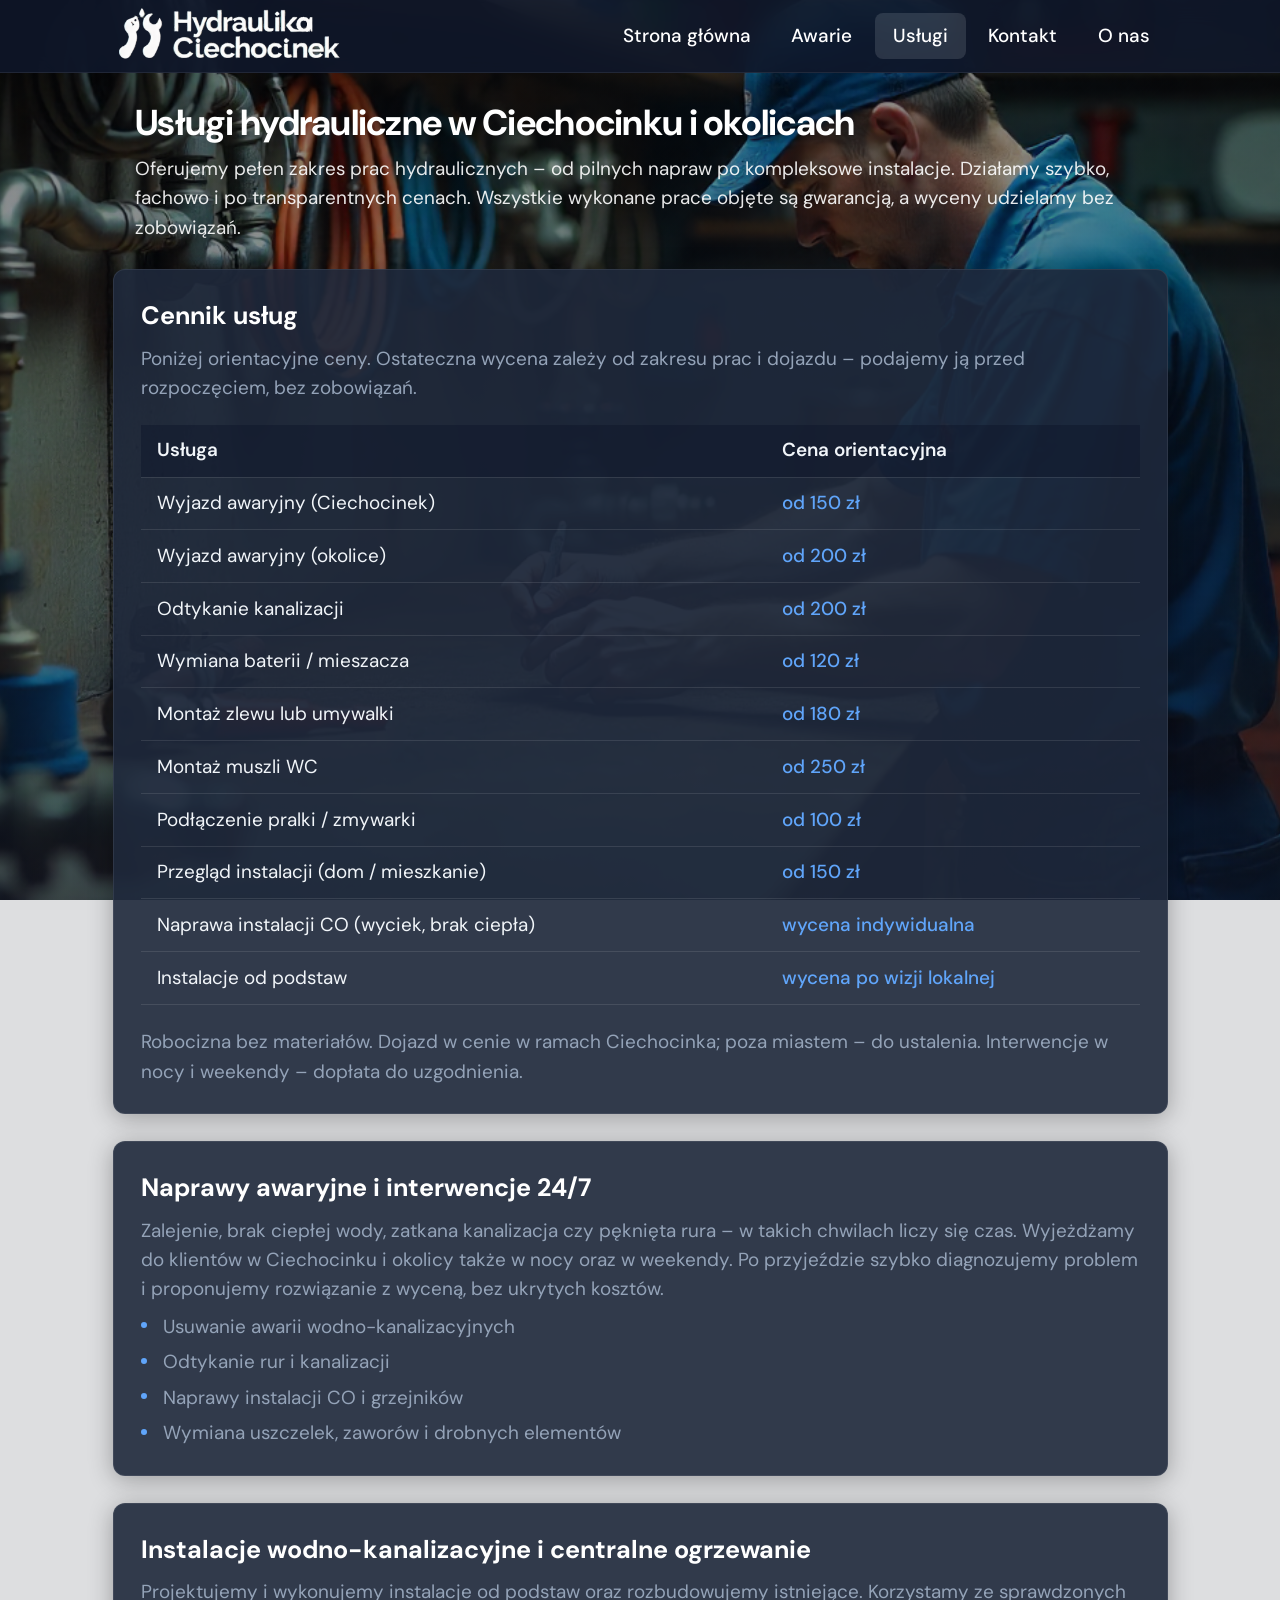
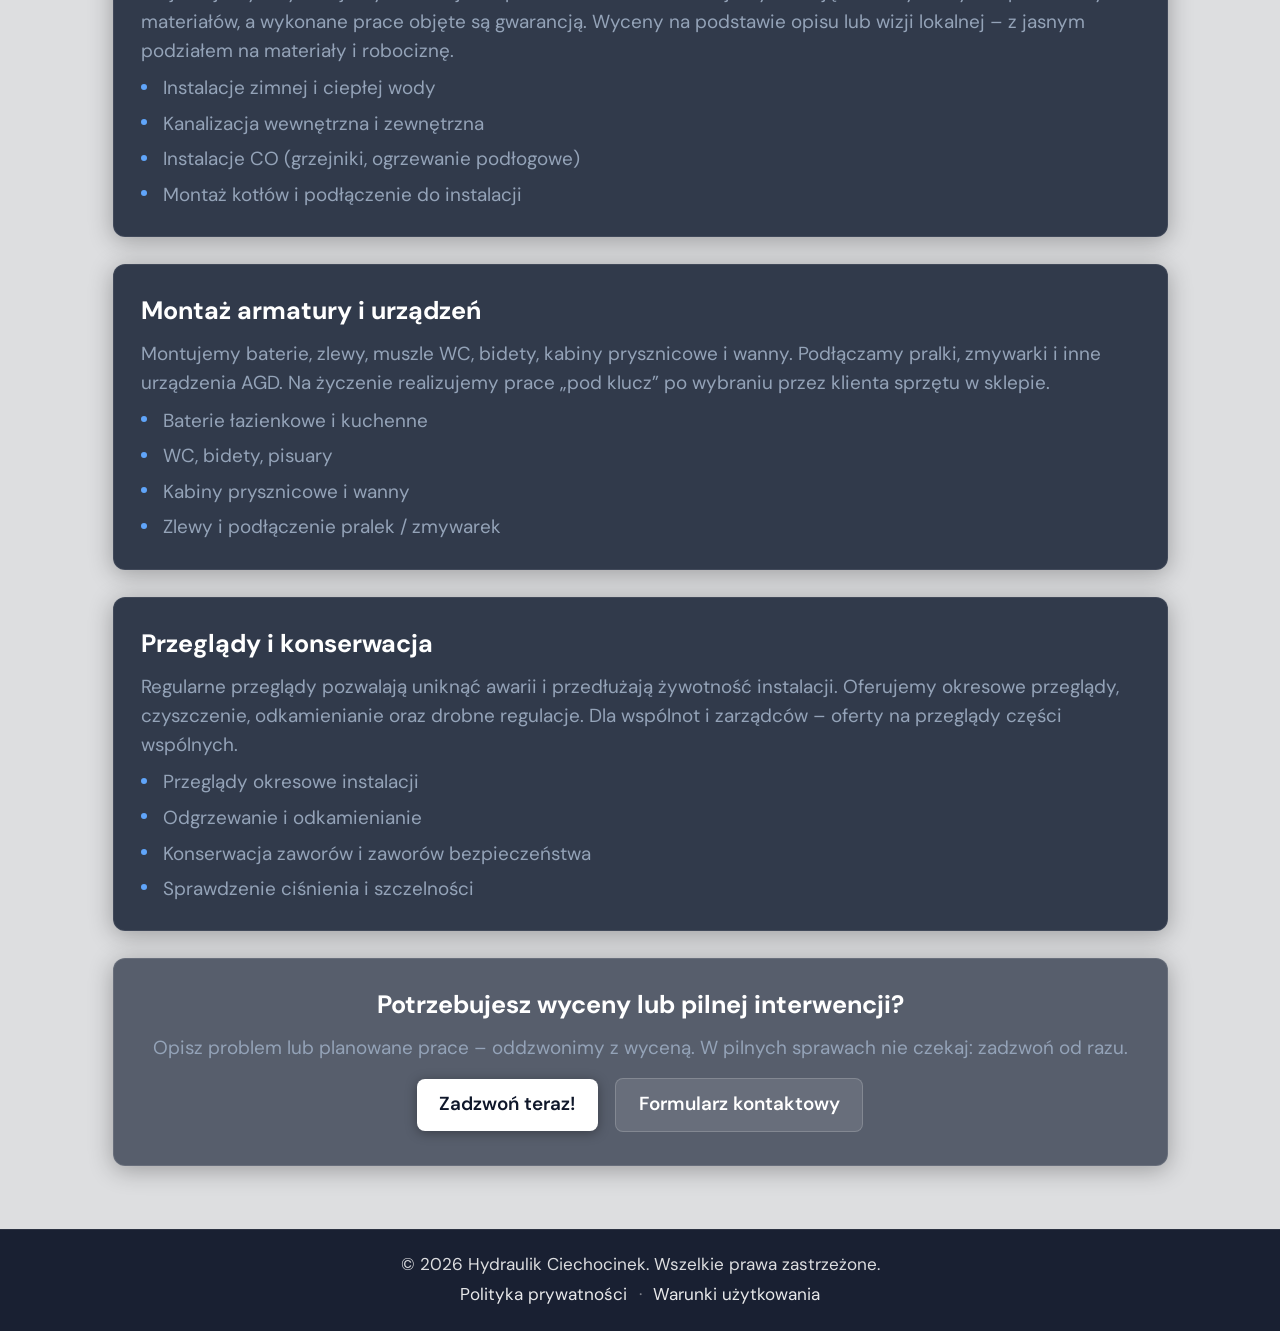
<file: services.html>
<!DOCTYPE html>
<html lang="pl">
<head>
    <meta charset="UTF-8">
    <meta name="viewport" content="width=device-width, initial-scale=1.0">
    <meta name="description" content="Usługi hydrauliczne Ciechocinek – naprawy awaryjne, instalacje wodno-kanalizacyjne, CO, montaż armatury. Cennik i wyceny.">
    <meta name="theme-color" content="#0a1628">
    <title>Usługi hydrauliczne – Hydraulik Ciechocinek | Naprawy, instalacje, cennik</title>

    <link rel="icon" href="assets/favicon.svg" type="image/svg+xml">
    <link rel="preconnect" href="https://fonts.googleapis.com">
    <link rel="preconnect" href="https://fonts.gstatic.com" crossorigin>
    <link href="https://fonts.googleapis.com/css2?family=DM+Sans:wght@400;500;600;700&display=swap" rel="stylesheet">

    <link rel="stylesheet" href="styles.css">
    <script src="script.js" defer></script>
</head>
<body>
    <header class="header" role="banner">
        <div class="nav nav--glass">
            <a href="index.html" class="logo" aria-label="Strona główna – Hydraulik Ciechocinek">
                <img src="assets/logo.png" alt="Hydraulik Ciechocinek" width="160" height="48">
            </a>

            <button type="button" class="burger" aria-label="Otwórz menu" aria-expanded="false" aria-controls="menu-mobile">
                <span class="burger-bar"></span>
                <span class="burger-bar"></span>
                <span class="burger-bar"></span>
            </button>

            <nav class="menu-desktop" aria-label="Nawigacja główna">
                <a href="index.html" class="menu__link">Strona główna</a>
                <a href="emergencies.html" class="menu__link">Awarie</a>
                <a href="services.html" class="menu__link menu__link--active">Usługi</a>
                <a href="contact.html" class="menu__link">Kontakt</a>
                <a href="about.html" class="menu__link">O nas</a>
            </nav>
        </div>
    </header>

    <nav id="menu-mobile" class="menu-mobile" aria-label="Menu mobilne" aria-hidden="true">
        <a href="index.html" class="menu__link">Strona główna</a>
        <a href="emergencies.html" class="menu__link">Awarie</a>
        <a href="services.html" class="menu__link menu__link--active">Usługi</a>
        <a href="contact.html" class="menu__link">Kontakt</a>
        <a href="about.html" class="menu__link">O nas</a>
    </nav>

    <main id="main-content" class="page">
        <div class="page__content">
            <header class="page__header">
                <h1 class="page__title">Usługi hydrauliczne w Ciechocinku i okolicach</h1>
                <p class="page__lead">Oferujemy pełen zakres prac hydraulicznych – od pilnych napraw po kompleksowe instalacje. Działamy szybko, fachowo i po transparentnych cenach. Wszystkie wykonane prace objęte są gwarancją, a wyceny udzielamy bez zobowiązań.</p>
            </header>

            <section class="content-block" aria-labelledby="cennik-heading">
                <h2 id="cennik-heading">Cennik usług</h2>
                <p>Poniżej orientacyjne ceny. Ostateczna wycena zależy od zakresu prac i dojazdu – podajemy ją przed rozpoczęciem, bez zobowiązań.</p>
                <div class="pricing-table-wrap">
                    <table class="pricing-table">
                        <thead>
                            <tr>
                                <th>Usługa</th>
                                <th>Cena orientacyjna</th>
                            </tr>
                        </thead>
                        <tbody>
                            <tr><td>Wyjazd awaryjny (Ciechocinek)</td><td>od 150 zł</td></tr>
                            <tr><td>Wyjazd awaryjny (okolice)</td><td>od 200 zł</td></tr>
                            <tr><td>Odtykanie kanalizacji</td><td>od 200 zł</td></tr>
                            <tr><td>Wymiana baterii / mieszacza</td><td>od 120 zł</td></tr>
                            <tr><td>Montaż zlewu lub umywalki</td><td>od 180 zł</td></tr>
                            <tr><td>Montaż muszli WC</td><td>od 250 zł</td></tr>
                            <tr><td>Podłączenie pralki / zmywarki</td><td>od 100 zł</td></tr>
                            <tr><td>Przegląd instalacji (dom / mieszkanie)</td><td>od 150 zł</td></tr>
                            <tr><td>Naprawa instalacji CO (wyciek, brak ciepła)</td><td>wycena indywidualna</td></tr>
                            <tr><td>Instalacje od podstaw</td><td>wycena po wizji lokalnej</td></tr>
                        </tbody>
                    </table>
                </div>
                <p class="pricing-note">Robocizna bez materiałów. Dojazd w cenie w ramach Ciechocinka; poza miastem – do ustalenia. Interwencje w nocy i weekendy – dopłata do uzgodnienia.</p>
            </section>

            <section class="content-block" aria-labelledby="awarie-heading">
                <h2 id="awarie-heading">Naprawy awaryjne i interwencje 24/7</h2>
                <p>Zalejenie, brak ciepłej wody, zatkana kanalizacja czy pęknięta rura – w takich chwilach liczy się czas. Wyjeżdżamy do klientów w Ciechocinku i okolicy także w nocy oraz w weekendy. Po przyjeździe szybko diagnozujemy problem i proponujemy rozwiązanie z wyceną, bez ukrytych kosztów.</p>
                <ul class="services-list">
                    <li>Usuwanie awarii wodno-kanalizacyjnych</li>
                    <li>Odtykanie rur i kanalizacji</li>
                    <li>Naprawy instalacji CO i grzejników</li>
                    <li>Wymiana uszczelek, zaworów i drobnych elementów</li>
                </ul>
            </section>

            <section class="content-block" aria-labelledby="instalacje-heading">
                <h2 id="instalacje-heading">Instalacje wodno-kanalizacyjne i centralne ogrzewanie</h2>
                <p>Projektujemy i wykonujemy instalacje od podstaw oraz rozbudowujemy istniejące. Korzystamy ze sprawdzonych materiałów, a wykonane prace objęte są gwarancją. Wyceny na podstawie opisu lub wizji lokalnej – z jasnym podziałem na materiały i robociznę.</p>
                <ul class="services-list">
                    <li>Instalacje zimnej i ciepłej wody</li>
                    <li>Kanalizacja wewnętrzna i zewnętrzna</li>
                    <li>Instalacje CO (grzejniki, ogrzewanie podłogowe)</li>
                    <li>Montaż kotłów i podłączenie do instalacji</li>
                </ul>
            </section>

            <section class="content-block" aria-labelledby="montaz-heading">
                <h2 id="montaz-heading">Montaż armatury i urządzeń</h2>
                <p>Montujemy baterie, zlewy, muszle WC, bidety, kabiny prysznicowe i wanny. Podłączamy pralki, zmywarki i inne urządzenia AGD. Na życzenie realizujemy prace „pod klucz” po wybraniu przez klienta sprzętu w sklepie.</p>
                <ul class="services-list">
                    <li>Baterie łazienkowe i kuchenne</li>
                    <li>WC, bidety, pisuary</li>
                    <li>Kabiny prysznicowe i wanny</li>
                    <li>Zlewy i podłączenie pralek / zmywarek</li>
                </ul>
            </section>

            <section class="content-block" aria-labelledby="przeglady-heading">
                <h2 id="przeglady-heading">Przeglądy i konserwacja</h2>
                <p>Regularne przeglądy pozwalają uniknąć awarii i przedłużają żywotność instalacji. Oferujemy okresowe przeglądy, czyszczenie, odkamienianie oraz drobne regulacje. Dla wspólnot i zarządców – oferty na przeglądy części wspólnych.</p>
                <ul class="services-list">
                    <li>Przeglądy okresowe instalacji</li>
                    <li>Odgrzewanie i odkamienianie</li>
                    <li>Konserwacja zaworów i zaworów bezpieczeństwa</li>
                    <li>Sprawdzenie ciśnienia i szczelności</li>
                </ul>
            </section>

            <section class="content-block content-block--cta">
                <h2>Potrzebujesz wyceny lub pilnej interwencji?</h2>
                <p>Opisz problem lub planowane prace – oddzwonimy z wyceną. W pilnych sprawach nie czekaj: zadzwoń od razu.</p>
                <a href="tel:+48123456789" class="btn btn--cta btn--phone">Zadzwoń teraz!</a>
                <a href="contact.html" class="btn btn--secondary">Formularz kontaktowy</a>
            </section>
        </div>
    </main>

    <footer class="footer" role="contentinfo">
        <div class="footer__inner">
            <p class="footer__copy">&copy; <span id="year">2025</span> Hydraulik Ciechocinek. Wszelkie prawa zastrzeżone.</p>
            <p class="footer__links">
                <a href="privacy.html">Polityka prywatności</a>
                <span aria-hidden="true"> · </span>
                <a href="terms.html">Warunki użytkowania</a>
            </p>
        </div>
    </footer>
</body>
</html>
</file>
<file: styles.css>
/* ===== RESET & BASE ===== */
*, *::before, *::after { box-sizing: border-box; }
html {
  -webkit-text-size-adjust: 100%;
  scroll-behavior: smooth;
  font-size: 18px;
}
body {
  margin: 0;
  min-height: 100vh;
  display: flex;
  flex-direction: column;
  font-family: 'DM Sans', system-ui, -apple-system, sans-serif;
  font-size: 1rem;
  line-height: 1.5;
  color: #e2e8f0;
  background: #0f172a24;
  background-image: linear-gradient(180deg, rgba(0, 0, 0, 0.437) 0%, rgba(15, 23, 42, 0.513) 100%), url(assets/background.png);
  background-size: cover;
  background-position: center;
  background-repeat: no-repeat;
  background-attachment: fixed;
}
@media (prefers-reduced-motion: reduce) {
  html { scroll-behavior: auto; }
}

img { max-width: 100%; height: auto; display: block; }
a { color: inherit; text-decoration: none; }
a:hover { text-decoration: underline; }
button { font: inherit; cursor: pointer; }
ul { margin: 0; padding: 0; list-style: none; }

/* ===== VARIABLES ===== */
:root {
  --header-h: 64px;
  --container: min(100% - 2rem, 1100px);
  --container-pad: 1.25rem;
  --section-gap: 1.5rem;
  --radius: 12px;
  --radius-sm: 8px;
  --transition: 0.2s ease;
  --accent: #60a5fa;
  --accent-hover: #93c5fd;
  --cta-bg: #ffffff;
  --cta-text: #0f172a;
  --cta-glow: 0 0 0 2px rgba(255, 255, 255, 0.5), 0 6px 28px rgba(255, 255, 255, 0.25);
  --touch-min: 48px;
  --text-sm: 0.95rem;
  --text-base: 1.05rem;
  --text-lg: 1.2rem;
  --text-xl: 1.4rem;
  --text-2xl: 1.65rem;
  --text-3xl: 2rem;
  --bg-card: rgba(30, 41, 59, 0.9);
  --bg-card-border: rgba(255, 255, 255, 0.08);
  --text-primary: #f1f5f9;
  --text-muted: #94a3b8;
  --card-bg: var(--bg-card);
  --card-shadow: 0 4px 24px rgba(0, 0, 0, 0.3), 0 1px 0 rgba(255, 255, 255, 0.05);
}

/* ===== LAYOUT ===== */
#main-content { flex: 1; }
body.no-scroll { overflow: hidden; }

/* ===== HEADER ===== */
.header { position: sticky; top: 0; z-index: 100; background: rgba(15, 23, 42, 0.9); backdrop-filter: blur(12px); -webkit-backdrop-filter: blur(12px); border-bottom: 1px solid rgba(255, 255, 255, 0.08); }
.nav {
  display: flex;
  align-items: center;
  justify-content: space-between;
  max-width: var(--container);
  min-height: var(--header-h);
  margin: 0 auto;
  padding: 0 var(--container-pad);
  gap: 1rem;
}
.nav--glass { background: transparent; }

.logo {
  display: flex;
  align-items: center;
  color: #fff;
  font-weight: 700;
  font-size: var(--text-lg);
}
.logo:hover { text-decoration: none; opacity: 0.9; }
.logo img { height: 60px; width: auto; object-fit: contain; }

.burger {
  display: flex;
  flex-direction: column;
  justify-content: center;
  gap: 5px;
  width: var(--touch-min);
  height: var(--touch-min);
  padding: 10px;
  background: none;
  border: none;
  color: #fff;
  border-radius: var(--radius-sm);
}
.burger:hover { background: rgba(255, 255, 255, 0.08); }
.burger-bar {
  display: block;
  width: 24px;
  height: 2.5px;
  background: currentColor;
  border-radius: 2px;
  transition: transform var(--transition), opacity var(--transition);
}
.burger[aria-expanded="true"] .burger-bar:nth-child(1) { transform: translateY(7.5px) rotate(45deg); }
.burger[aria-expanded="true"] .burger-bar:nth-child(2) { opacity: 0; }
.burger[aria-expanded="true"] .burger-bar:nth-child(3) { transform: translateY(-7.5px) rotate(-45deg); }

/* Menu desktop – widoczne tylko na dużych ekranach */
.menu-desktop {
  display: none;
}

/* Menu mobile – pełnoekranowy overlay (z-index poniżej headera, żeby burger był klikalny) */
.menu-mobile {
  position: fixed;
  top: 0;
  right: 0;
  bottom: 0;
  left: 0;
  z-index: 99;
  display: none;
  flex-direction: column;
  justify-content: center;
  align-items: center;
  gap: 0.5rem;
  padding: calc(var(--header-h) + 1rem) 1.5rem 1.5rem;
  background: rgba(15, 23, 42, 0.98);
  backdrop-filter: blur(12px);
  -webkit-backdrop-filter: blur(12px);
  overflow-y: auto;
}
.menu-mobile.is-open {
  display: flex;
}

.menu-mobile .menu__link {
  display: flex;
  align-items: center;
  justify-content: center;
  width: 100%;
  max-width: 20rem;
  padding: 1rem 1.25rem;
  min-height: var(--touch-min);
  font-size: var(--text-base);
  font-weight: 500;
  color: #fff;
  border-radius: var(--radius-sm);
  transition: background var(--transition);
}
.menu-mobile .menu__link:hover { background: rgba(255, 255, 255, 0.1); text-decoration: none; }
.menu-mobile .menu__link--active { background: rgba(255, 255, 255, 0.12); }

.menu-desktop .menu__link {
  display: flex;
  align-items: center;
  padding: 1rem 1.25rem;
  min-height: var(--touch-min);
  font-size: var(--text-base);
  font-weight: 500;
  color: #fff;
  border-radius: var(--radius-sm);
  transition: background var(--transition);
}
.menu-desktop .menu__link:hover { background: rgba(255, 255, 255, 0.08); text-decoration: none; }
.menu__link--active { background: rgba(255, 255, 255, 0.12); font-weight: 600; }
.menu__link:focus-visible { outline: 2px solid var(--accent); outline-offset: 2px; }

/* ===== MAIN – HOMEPAGE ===== */
.main {
  display: flex;
  flex-direction: column;
  width: 100%;
  max-width: var(--container);
  margin: 0 auto;
  padding: 0 var(--container-pad) var(--section-gap);
}
@media (max-width: 699px) {
  .main {
    max-width: none;
    padding-left: 0;
    padding-right: 0;
  }
}

.hero-section {
  display: flex;
  align-items: center;
  justify-content: center;
  min-height: min(55vh, 420px);
  padding: var(--section-gap) 0;
  text-align: center;
}
@media (max-width: 699px) {
  .hero-section { padding-left: 0; padding-right: 0; }
}
.hero-section__inner {
  max-width: 36rem;
  padding-left: var(--container-pad);
  padding-right: var(--container-pad);
}
@media (max-width: 699px) {
  .hero-section__inner {
    padding-left: 1.25rem;
    padding-right: 1.25rem;
    width: 100%;
    box-sizing: border-box;
  }
}
.hero__badge {
  margin: 0 0 0.75rem;
  font-size: var(--text-sm);
  font-weight: 600;
  text-transform: uppercase;
  letter-spacing: 0.05em;
  color: var(--accent);
}
.hero__title {
  margin: 0 0 0.75rem;
  font-size: clamp(var(--text-2xl), 5vw, var(--text-3xl));
  font-weight: 700;
  line-height: 1.2;
  letter-spacing: -0.02em;
  color: #fff;
}
.hero__lead {
  margin: 0 0 1.5rem;
  font-size: var(--text-base);
  font-weight: 500;
  line-height: 1.55;
  color: rgba(255, 255, 255, 0.92);
}
.hero__cta {
  display: flex;
  flex-direction: column;
  align-items: center;
  gap: 0.5rem;
}
.hero__cta-note {
  margin: 0;
  font-size: var(--text-sm);
  color: rgba(255, 255, 255, 0.8);
}
.btn--large {
  padding: 1.2rem 2.25rem;
  font-size: 1.2rem;
}

/* CTA – maksymalny kontrast, natychmiastowe „kliknij” */
.btn--cta-hero,
.btn--cta {
  background: var(--cta-bg);
  color: var(--cta-text);
  font-weight: 700;
  border: none;
  box-shadow: 0 2px 12px rgba(0, 0, 0, 0.35);
  min-height: 56px;
  padding: 0.9rem 1.75rem;
  font-size: 1.1rem;
}
.btn--cta-hero {
  box-shadow: var(--cta-glow);
  padding: 1.2rem 2.5rem;
}
.btn--cta-hero:hover,
.btn--cta:hover {
  background: #f1f5f9;
  color: var(--cta-text);
  text-decoration: none;
  box-shadow: 0 4px 20px rgba(255, 255, 255, 0.35);
}
.hero-section .btn--cta-hero { min-height: 64px; }

.why-section .btn--cta {
  display: block;
  text-align: center;
  width: 100%;
  max-width: 20rem;
  margin: 0 auto;
}

/* Sekcja Dlaczego my */
.why-section {
  width: 100%;
  max-width: var(--container);
  margin: 0 auto;
  padding: var(--section-gap) var(--container-pad);
}
@media (max-width: 699px) {
  .why-section {
    max-width: none;
    padding-left: 0;
    padding-right: 0;
  }
}
.why-section__inner {
  padding: 1.75rem;
  background: var(--card-bg);
  border-radius: var(--radius);
  border: 1px solid var(--bg-card-border);
  box-shadow: var(--card-shadow);
}
@media (max-width: 699px) {
  .why-section__inner {
    border-radius: 0;
    border-left: none;
    border-right: none;
    padding-left: 1.25rem;
    padding-right: 1.25rem;
  }
}
.why-section__title {
  margin: 0 0 0.5rem;
  font-size: var(--text-2xl);
  font-weight: 700;
  color: #fff;
  text-align: center;
}
.why-section__lead {
  margin: 0 0 1.5rem;
  font-size: var(--text-base);
  color: var(--text-muted);
  text-align: center;
  line-height: 1.5;
}
.why-list {
  list-style: none;
  padding: 0;
  margin: 0 0 1.5rem;
}
.why-list li {
  padding: 0.6rem 0 0.6rem 1.5rem;
  position: relative;
  font-size: var(--text-base);
  line-height: 1.5;
  color: var(--text-primary);
}
.why-list li::before {
  content: "";
  position: absolute;
  left: 0;
  top: 0.85em;
  width: 8px;
  height: 8px;
  border-radius: 50%;
  background: var(--accent);
}

/* Sekcja opinii (dowód społeczny) */
.testimonials {
  width: 100%;
  max-width: var(--container);
  margin: 0 auto;
  padding: var(--section-gap) var(--container-pad);
}
@media (max-width: 699px) {
  .testimonials {
    max-width: none;
    padding-left: 0;
    padding-right: 0;
  }
}
.testimonials__inner {
  padding: 1.75rem;
  background: var(--card-bg);
  border-radius: var(--radius);
  border: 1px solid var(--bg-card-border);
  box-shadow: var(--card-shadow);
}
@media (max-width: 699px) {
  .testimonials__inner {
    border-radius: 0;
    border-left: none;
    border-right: none;
    padding-left: 1.25rem;
    padding-right: 1.25rem;
  }
}
.testimonials__title {
  margin: 0 0 0.5rem;
  font-size: var(--text-2xl);
  font-weight: 700;
  color: #fff;
  text-align: center;
}
.testimonials__lead {
  margin: 0 0 1.5rem;
  font-size: var(--text-base);
  color: var(--text-muted);
  text-align: center;
  line-height: 1.5;
}
.testimonials__list {
  list-style: none;
  padding: 0;
  margin: 0;
  display: grid;
  gap: 1.25rem;
}
@media (min-width: 700px) {
  .testimonials__list { grid-template-columns: repeat(3, 1fr); }
}
.testimonial {
  padding: 1.25rem;
  background: rgba(15, 23, 42, 0.5);
  border-radius: var(--radius-sm);
  border: 1px solid rgba(255, 255, 255, 0.06);
}
.testimonial__quote {
  margin: 0 0 1rem;
  font-size: var(--text-sm);
  line-height: 1.55;
  color: var(--text-primary);
  font-style: italic;
}
.testimonial__author {
  font-size: 0.9rem;
  color: var(--text-muted);
  font-style: normal;
  font-weight: 500;
}

.cards-wrap {
  display: grid;
  grid-template-columns: 1fr;
  gap: var(--section-gap);
}
@media (max-width: 699px) {
  .cards-wrap { padding-left: 0; padding-right: 0; }
}
@media (min-width: 700px) {
  .cards-wrap { grid-template-columns: repeat(3, 1fr); }
}

.card {
  display: flex;
  border-radius: var(--radius);
  overflow: hidden;
  box-shadow: var(--card-shadow);
}
@media (max-width: 699px) {
  .card { border-radius: 0; }
}
.card__inner {
  flex: 1;
  padding: 1.5rem;
  background: var(--card-bg);
  color: var(--text-primary);
  border-radius: var(--radius);
  border: 1px solid var(--bg-card-border);
  display: flex;
  flex-direction: column;
  align-items: flex-start;
}
@media (max-width: 699px) {
  .card__inner {
    border-radius: 0;
    border-left: none;
    border-right: none;
    padding-left: 1.25rem;
    padding-right: 1.25rem;
  }
}
.card__title {
  margin: 0 0 0.5rem;
  font-size: var(--text-xl);
  font-weight: 700;
  color: #fff;
}
.card__text {
  margin: 0 0 1rem;
  font-size: var(--text-sm);
  line-height: 1.5;
  color: var(--text-muted);
  flex: 1;
}
.card__contact {
  margin: 0 0 0.75rem;
  font-size: var(--text-base);
  font-weight: 600;
  color: var(--text-primary);
}
.card__contact a { color: var(--accent); }
.card__contact a:hover { text-decoration: underline; }
.card__btn {
  width: 100%;
  justify-content: center;
  background: rgba(255, 255, 255, 0.12);
  color: #fff;
  border: 1px solid rgba(255, 255, 255, 0.2);
}
.card__btn + .card__btn { margin-top: 0.5rem; }
.card__btn:hover { background: rgba(255, 255, 255, 0.18); text-decoration: none; }
.card__inner .btn--cta.card__btn { background: var(--cta-bg); color: var(--cta-text); font-weight: 700; border: none; box-shadow: 0 2px 12px rgba(0, 0, 0, 0.3); }
.card__inner .btn--cta.card__btn:hover { background: #f1f5f9; color: var(--cta-text); box-shadow: 0 4px 16px rgba(255, 255, 255, 0.2); }

/* ===== FOOTER ===== */
.footer {
  margin-top: auto;
  padding: 1.25rem var(--container-pad);
  background: rgba(15, 23, 42, 0.95);
  border-top: 1px solid rgba(255, 255, 255, 0.08);
}
@media (max-width: 699px) {
  .footer { padding-left: 1.25rem; padding-right: 1.25rem; }
}
.footer__inner {
  max-width: var(--container);
  margin: 0 auto;
  text-align: center;
  font-size: var(--text-sm);
  color: rgba(255, 255, 255, 0.85);
}
.footer__copy { margin: 0 0 0.25rem; }
.footer__links { margin: 0; }
.footer__links a { color: rgba(255, 255, 255, 0.9); }
.footer__links a:hover { text-decoration: underline; }
.footer__links [aria-hidden="true"] { opacity: 0.5; margin: 0 0.35rem; }

/* ===== DESKTOP NAV ===== */
@media (min-width: 768px) {
  :root { --header-h: 72px; }
  .burger { display: none; }
  .menu-desktop {
    display: flex;
    flex-direction: row;
    background: none;
    padding: 0;
    gap: 0.25rem;
  }
  .menu-desktop .menu__link {
    padding: 0.5rem 1rem;
    min-height: auto;
  }
  .menu-mobile {
    display: none !important;
  }
}

/* ===== BUTTONS (global) ===== */
.btn {
  display: inline-flex;
  align-items: center;
  justify-content: center;
  min-height: var(--touch-min);
  padding: 0.65rem 1.25rem;
  border: none;
  border-radius: var(--radius-sm);
  font-size: var(--text-base);
  font-weight: 600;
  transition: background-color var(--transition), color var(--transition);
  text-decoration: none;
}
.btn--primary {
  background: var(--accent);
  color: #0f172a;
}
.btn--primary:hover { background: var(--accent-hover); color: #0f172a; text-decoration: none; }
.btn--secondary {
  background: rgba(255, 255, 255, 0.1);
  color: #fff;
  border: 1px solid rgba(255, 255, 255, 0.18);
}
.btn--secondary:hover { background: rgba(255, 255, 255, 0.16); text-decoration: none; }
.btn--ghost { background: transparent; color: rgba(255, 255, 255, 0.9); }
.btn--ghost:hover { background: rgba(255, 255, 255, 0.08); text-decoration: none; }

/* ===== SUBPAGES (page layout) ===== */
.page {
  display: block;
  flex: 1;
  width: 100%;
  max-width: var(--container);
  margin: 0 auto;
  padding: var(--section-gap) var(--container-pad) 2rem;
}
@media (max-width: 699px) {
  .page {
    max-width: none;
    padding-left: 0;
    padding-right: 0;
  }
}
.page__content { margin: 0; }
@media (max-width: 699px) {
  .page__content { padding-left: 0; padding-right: 0; }
}
.page__header { margin-bottom: 1.5rem; padding-left: var(--container-pad); padding-right: var(--container-pad); }
@media (max-width: 699px) {
  .page__header { padding-left: 1.25rem; padding-right: 1.25rem; }
}
.page__title {
  margin: 0 0 0.5rem;
  font-size: clamp(var(--text-2xl), 4vw, var(--text-3xl));
  font-weight: 700;
  line-height: 1.25;
  letter-spacing: -0.02em;
  color: #fff;
}
.page__lead {
  margin: 0;
  font-size: var(--text-base);
  line-height: 1.55;
  color: rgba(255, 255, 255, 0.9);
}

.content-block {
  margin-bottom: var(--section-gap);
  padding: 1.5rem;
  background: var(--card-bg);
  color: var(--text-primary);
  border-radius: var(--radius);
  border: 1px solid var(--bg-card-border);
  box-shadow: var(--card-shadow);
}
@media (max-width: 699px) {
  .content-block {
    border-radius: 0;
    border-left: none;
    border-right: none;
    padding-left: 1.25rem;
    padding-right: 1.25rem;
  }
}
.content-block h2 {
  margin: 0 0 0.5rem;
  font-size: var(--text-xl);
  font-weight: 700;
  color: #fff;
}
.content-block h3 { margin: 0 0 0.25rem; font-size: var(--text-base); font-weight: 600; color: var(--text-muted); }
.content-block p {
  margin: 0 0 0.5rem;
  font-size: var(--text-base);
  line-height: 1.55;
  color: var(--text-muted);
}
.content-block p:last-child { margin-bottom: 0; }
.content-block ul { margin: 0 0 0.5rem; }
.content-block .services-list { margin-bottom: 0; }

.content-block--cta {
  text-align: center;
  background: rgba(30, 41, 59, 0.7);
  border: 1px solid rgba(255, 255, 255, 0.1);
  color: #fff;
}
.content-block--cta h2 { color: #fff; }
.content-block--cta p { color: var(--text-muted); }
.content-block--cta .btn { margin: 0.35rem; }

.services-list { display: flex; flex-direction: column; gap: 0.4rem; }
.services-list li {
  padding-left: 1.25rem;
  position: relative;
  font-size: var(--text-base);
  color: var(--text-muted);
}
.services-list li::before {
  content: "";
  position: absolute;
  left: 0;
  top: 0.5em;
  width: 6px;
  height: 6px;
  border-radius: 50%;
  background: var(--accent);
}

.values-list { list-style: none; padding: 0; margin: 0; }
.values-list li {
  padding: 0.4rem 0 0.4rem 1.25rem;
  position: relative;
  font-size: var(--text-base);
  line-height: 1.5;
  color: var(--text-muted);
}
.values-list li::before {
  content: "";
  position: absolute;
  left: 0;
  top: 0.7em;
  width: 6px;
  height: 6px;
  border-radius: 50%;
  background: var(--accent);
}

.contact-info__grid { display: grid; gap: 1rem; margin-top: 0.75rem; }
.contact-info__item h3 { margin-bottom: 0.2rem; color: #fff; }
.contact-info__item p { margin-bottom: 0.2rem; font-size: var(--text-base); color: var(--text-muted); }
.contact-info__item a { color: var(--accent); }
.contact-info__note { font-size: var(--text-sm); color: var(--text-muted); opacity: 0.9; }
@media (min-width: 600px) { .contact-info__grid { grid-template-columns: repeat(2, 1fr); } }
@media (min-width: 900px) { .contact-info__grid { grid-template-columns: repeat(3, 1fr); } }

/* ===== FORM ===== */
.form {
  display: flex;
  flex-direction: column;
  gap: 0.75rem;
  margin-top: 1rem;
}
.form label { display: block; font-size: var(--text-base); font-weight: 500; margin-bottom: 0.2rem; color: var(--text-primary); }
.form input,
.form textarea {
  width: 100%;
  min-height: 48px;
  padding: 0.65rem 0.9rem;
  font: inherit;
  font-size: var(--text-base);
  color: var(--text-primary);
  background: rgba(15, 23, 42, 0.6);
  border: 1px solid rgba(255, 255, 255, 0.15);
  border-radius: var(--radius-sm);
  transition: border-color var(--transition), box-shadow var(--transition);
}
.form input::placeholder,
.form textarea::placeholder { color: var(--text-muted); }
.form input:focus,
.form textarea:focus {
  outline: none;
  border-color: var(--accent);
  box-shadow: 0 0 0 3px rgba(96, 165, 250, 0.2);
}
.form textarea { min-height: 120px; resize: vertical; line-height: 1.5; }
.form--page { max-width: 28rem; margin-left: auto; margin-right: auto; }

/* ===== PRICING TABLE ===== */
.pricing-table-wrap { overflow-x: auto; margin: 1.25rem 0; }
.pricing-table {
  width: 100%;
  min-width: 280px;
  border-collapse: collapse;
  font-size: var(--text-base);
  color: var(--text-primary);
}
.pricing-table th,
.pricing-table td {
  padding: 0.65rem 0.9rem;
  text-align: left;
  border-bottom: 1px solid rgba(255, 255, 255, 0.1);
}
.pricing-table th {
  font-weight: 600;
  background: rgba(15, 23, 42, 0.5);
  color: var(--text-primary);
}
.pricing-table tbody tr:hover { background: rgba(15, 23, 42, 0.35); }
.pricing-table td:last-child { white-space: nowrap; color: var(--accent); font-weight: 500; }
.pricing-note { font-size: var(--text-sm); color: var(--text-muted); margin-top: 0.75rem; }

/* ===== FOCUS & REDUCED MOTION ===== */
.btn:focus-visible,
.form input:focus-visible,
.form textarea:focus-visible,
.form button:focus-visible,
.menu__link:focus-visible {
  outline: 2px solid var(--accent);
  outline-offset: 2px;
}
.btn--cta:focus-visible,
.btn--cta-hero:focus-visible {
  outline-color: var(--cta-text);
  outline-offset: 3px;
}
@media (prefers-reduced-motion: reduce) {
  .burger-bar { transition: none; }
  .btn, .menu__link { transition: none; }
  .form input, .form textarea { transition: none; }
}
</file>
